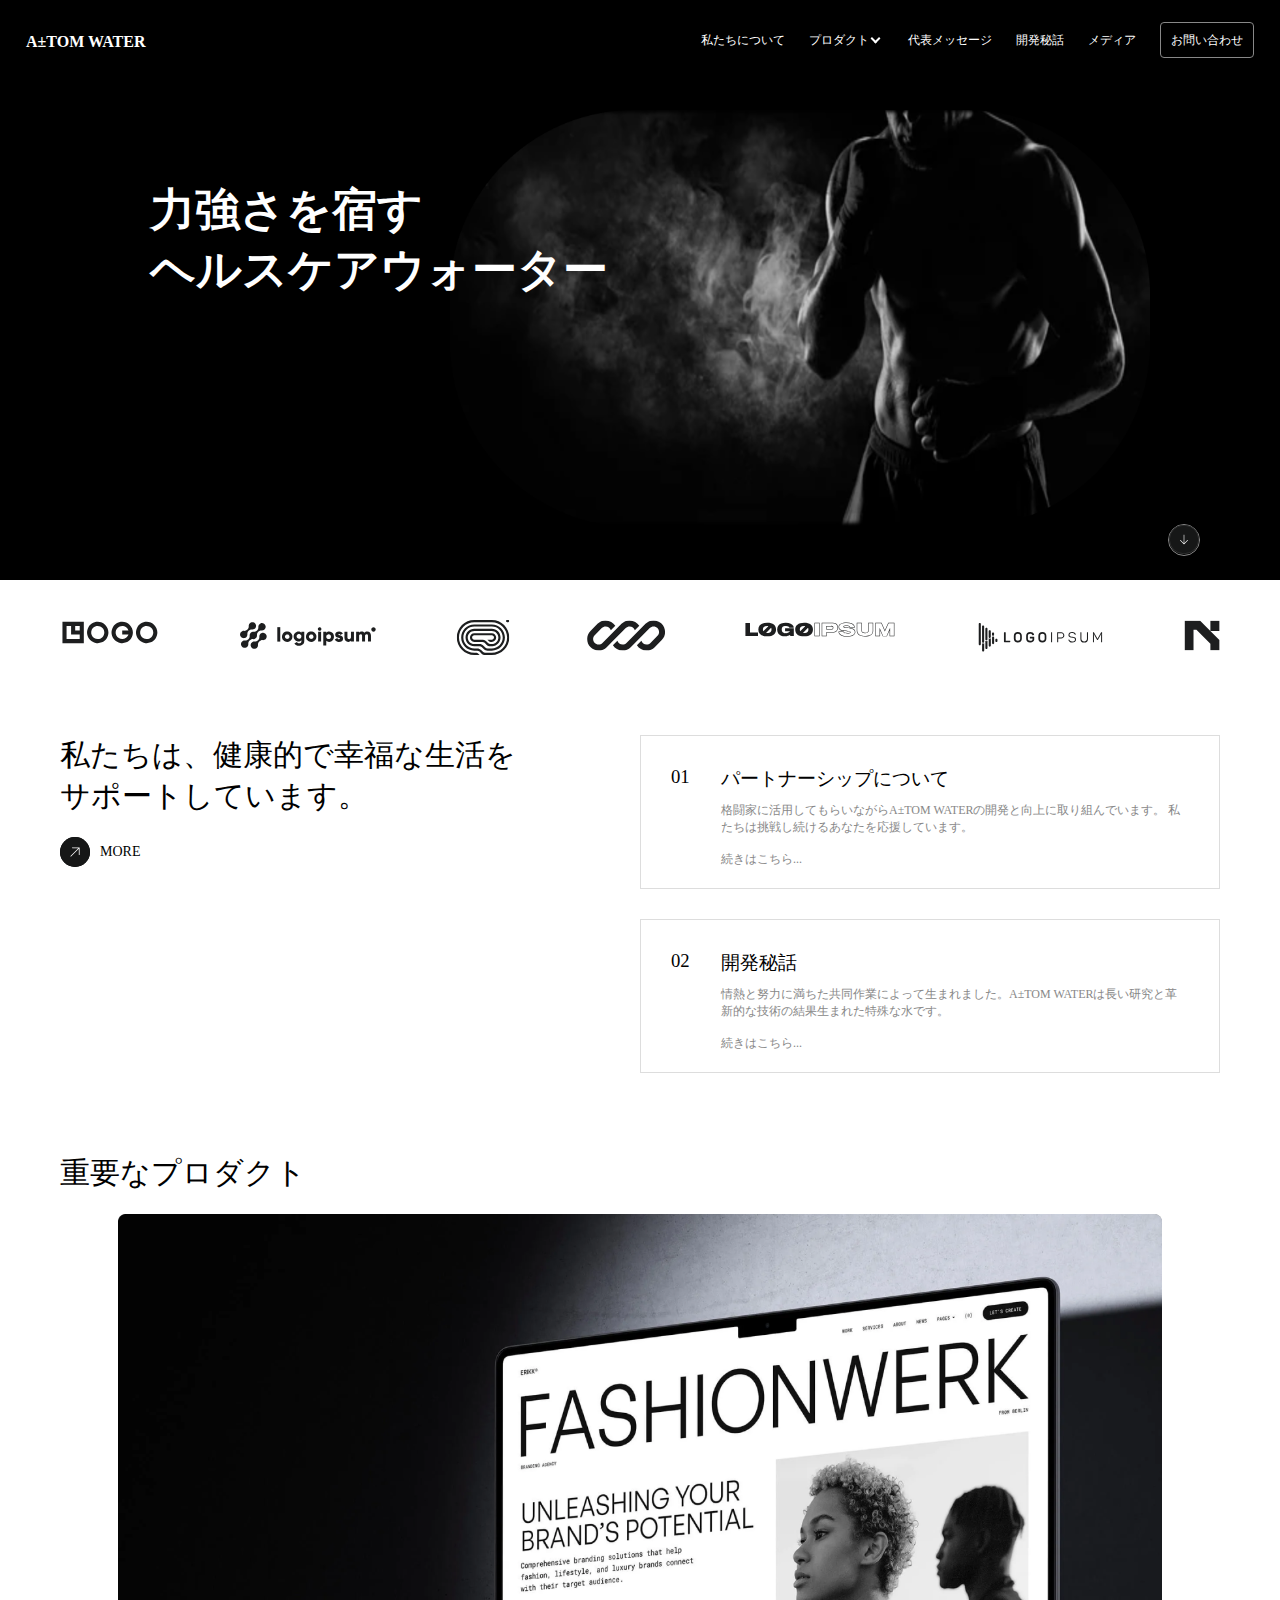
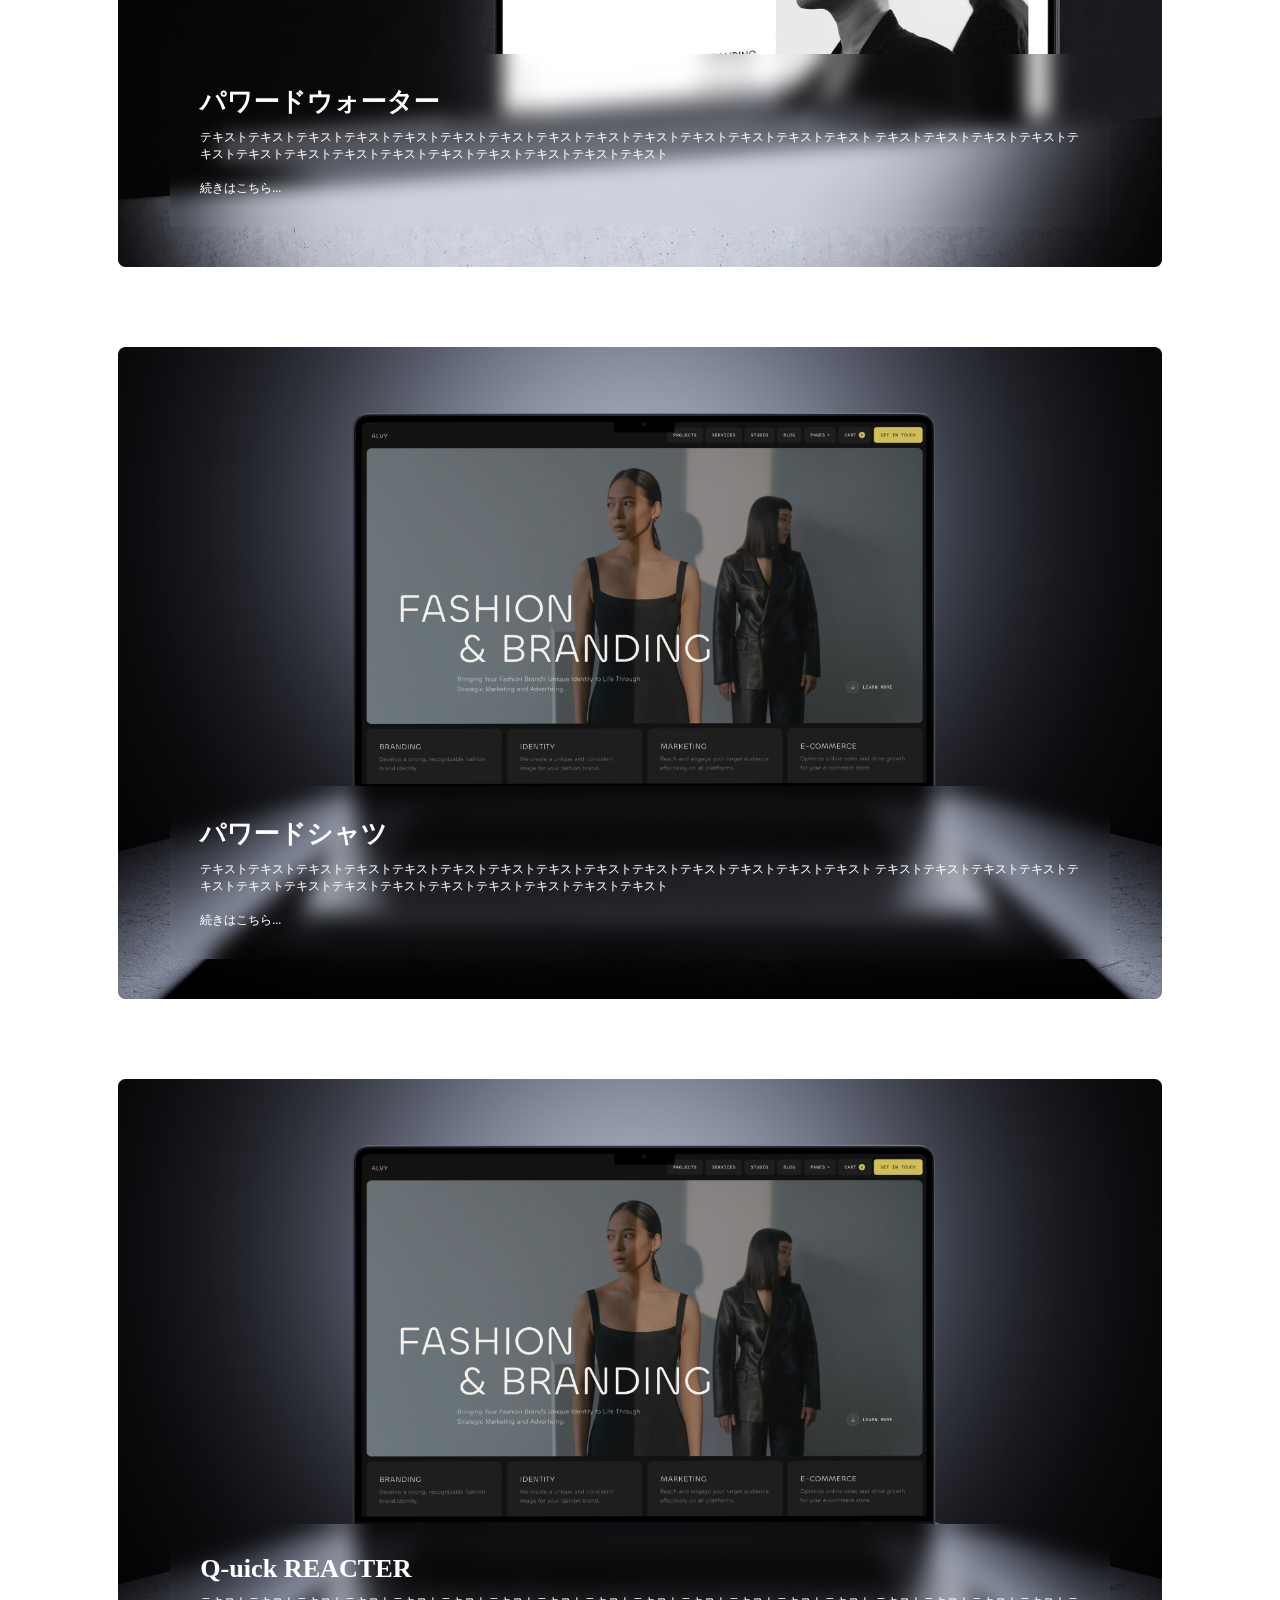
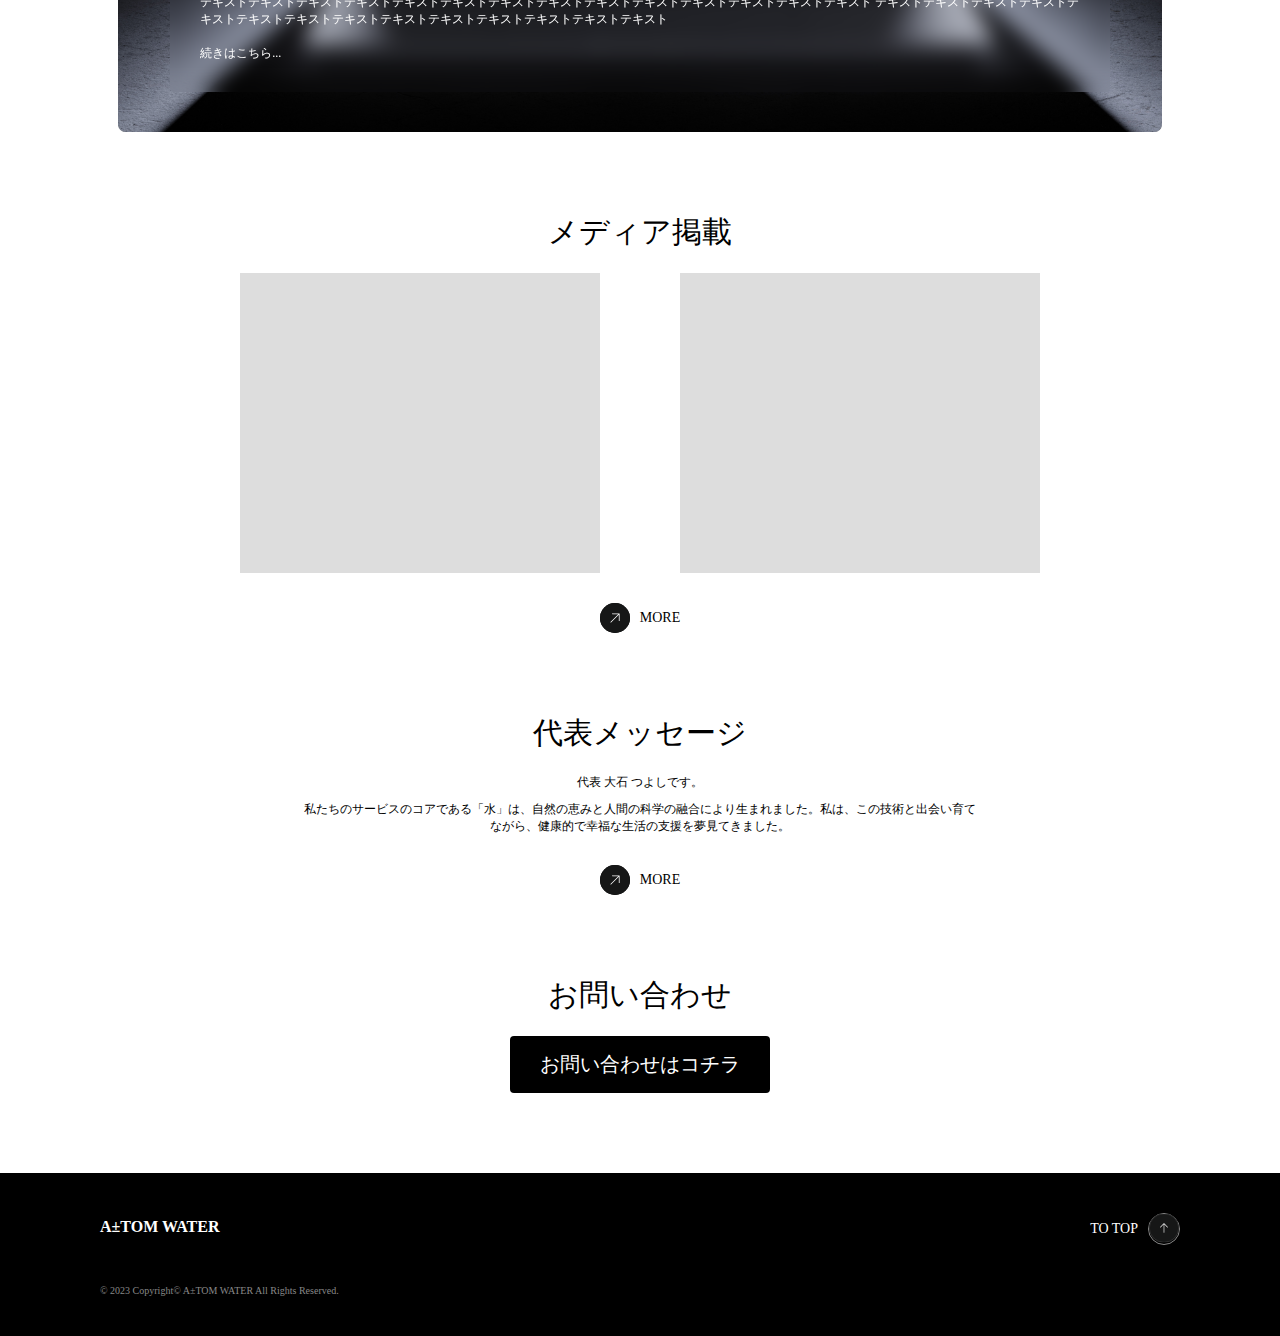
<file: index.html>
<!DOCTYPE html>
<html lang="ja">
<head>
    <meta charset="UTF-8">
    <meta name="viewport" content="width=device-width, initial-scale=1.0">
    <link rel="stylesheet" href="scss/style.min.css">
    <script src="https://ajax.googleapis.com/ajax/libs/jquery/3.7.0/jquery.min.js"></script>
    <script src="js/main.js"></script>
    <title>A±TOM WATER</title>
</head>
<body>
    <header>
        <h1 class="site-title visible-sp"><a href="index.html">A±TOM WATER</a></h1>
        <div class="container visible-pc">
            <h1 class="site-title visible-pc"><a href="index.html">A±TOM WATER</a></h1>
            <ul>
                <li><a href="about.html">私たちについて</a></li>
                <li id="accordion-item">
                    <p id="accordion">プロダクト</p>
                </li>
                <ul id="accordion-list">
                    <li><a href="item1.html">パワードウォーター</a></li>
                    <li><a href="item2.html">パワードシャツ</a></li>
                    <li><a href="item3.html">Q-UICK REACTOR</a></li>
                </ul>
                <li><a href="message.html">代表メッセージ</a></li>
                <li><a href="about.html#secret-story">開発秘話</a></li>
                <li><a href="media.html">メディア</a></li>
                <li><a href="contact.html" id="contact">お問い合わせ</a></li>
            </ul>
        </div>

        <div class="visible-sp">
            <div id="mask"></div>
            <div id="hamburger">
                <span></span>
                <span></span>
                <span></span>
            </div>
            <nav>
                <ul>
                    <li><a href="about.html">私たちについて</a></li>
                    <li id="slidedown">プロダクト</li>
                    <ul id="slideitem">
                        <li><a href="item1.html">パワードウォーター</a></li>
                        <li><a href="item2.html">パワードシャツ</a></li>
                        <li><a href="item3.html">Q-UICK REACTOR</a></li>
                    </ul>
                    <li><a href="message.html">代表メッセージ</a></li>
                    <li><a href="about.html#secret-story">開発秘話</a></li>
                    <li><a href="media.html">メディア</a></li>
                    <li id="contact-list"><a href="contact.html">お問い合わせ</a></li>
                </ul>
            </nav>
        </div>
    </header>

    <section class="main">
        <div class="topview">
            <h2 class="toptitle">力強さを宿す<br>ヘルスケアウォーター</h2>
            <!-- <div class="top-img"> -->
            <img src="img/26794968_s 1.png" alt="トップ画像" class="top-img">
            <!-- </div> -->
            <a href="#logo-list" class="link-more">
                <div class="arrow">
                    <img src="img/Badge.svg" alt="下向き矢印">
               </div>
            </a>
        </div>

        <div class="container">
            <div class="logo-list" id="logo-list">
                <ul class="visible-pc logo-list-pc">
                    <li><img src="img/logo.svg" alt="ロゴ画像"></li>
                    <li><img src="img/logo-1.svg" alt="ロゴ画像"></li>
                    <li><img src="img/logo-2.svg" alt="ロゴ画像"></li>
                    <li><img src="img/logo-3.svg" alt="ロゴ画像"></li>
                    <li><img src="img/logo-4.svg" alt="ロゴ画像"></li>
                    <li><img src="img/logo-5.svg" alt="ロゴ画像"></li>
                    <li><img src="img/logo-6.svg" alt="ロゴ画像"></li>
                </ul>
                <ul class="visible-sp logo-list-sp">
                    <li><img src="img/logo.svg" alt="ロゴ画像"></li>
                    <li><img src="img/logo-1.svg" alt="ロゴ画像"></li>
                    <li><img src="img/logo-3.svg" alt="ロゴ画像"></li>
                </ul>
            </div>

            <div class="support">
                <div class="supporttitle">
                    <h2>私たちは、健康的で幸福な生活を<br class="visible-pc">サポートしています。</h2>
                    <a href="about.html" class="link-more visible-pc">
                        <!-- <div class="arrow">
                             <span class="arrow-clippath"></span>
                        </div> -->
                        <div class="arrow">
                            <img src="img/Button Text Icon.svg" alt="右斜向き矢印">
                        </div>
                        <p class="more-black">MORE</p>
                    </a>
                </div>
                <ul class="support-list">
                    <li>
                        <h3 id="h3-01">パートナーシップについて</h3>
                        <p>格闘家に活用してもらいながらA±TOM WATERの開発と向上に取り組んでいます。
                           私たちは挑戦し続けるあなたを応援しています。<br>
                           <br>
                           <a href="about.html#partner">続きはこちら...</a></p>
                    </li>
                    <li>
                        <h3 id="h3-02">開発秘話</h3>
                        <p>情熱と努力に満ちた共同作業によって生まれました。A±TOM WATERは長い研究と革新的な技術の結果生まれた特殊な水です。<br>
                            <br>
                           <a href="about.html#secret-story">続きはこちら...</a></p>
                    </li>
                </ul>
                <a href="about.html" class="link-more visible-sp">
                    <div class="arrow">
                        <img src="img/Button Text Icon.svg" alt="右斜上向き矢印">
                    </div>
                    <p class="more-black">MORE</p>
                </a>
            </div>

            <div class="product">
                <h2>重要なプロダクト</h2>
                <ul>
                    <li>
                        <div class="product-img">
                            <img src="img/Image Wrapper.png" alt="商品画像">
                        </div>
                        <div class="product-text">
                            <h3>パワードウォーター</h3>
                            <p>テキストテキストテキストテキストテキストテキストテキストテキストテキストテキストテキストテキストテキストテキスト
                                テキストテキストテキストテキストテキストテキストテキストテキストテキストテキストテキストテキストテキストテキスト
                            </p>
                            <a href="item1.html">続きはこちら...</a>
                        </div>
                    </li>
                    <li>
                        <div class="product-img">
                            <img src="img/Project.png" alt="商品画像">
                        </div>
                        <div class="product-text">
                            <h3>パワードシャツ</h3>
                            <p>テキストテキストテキストテキストテキストテキストテキストテキストテキストテキストテキストテキストテキストテキスト
                                テキストテキストテキストテキストテキストテキストテキストテキストテキストテキストテキストテキストテキストテキスト
                            </p>
                            <a href="item2.html">続きはこちら...</a>
                        </div>
                    </li>
                    <li>
                        <div class="product-img">
                            <img src="img/Project.png" alt="商品画像">
                        </div>
                        <div class="product-text">
                            <h3>Q-uick REACTER</h3>
                            <p>テキストテキストテキストテキストテキストテキストテキストテキストテキストテキストテキストテキストテキストテキスト
                                テキストテキストテキストテキストテキストテキストテキストテキストテキストテキストテキストテキストテキストテキスト
                            </p>
                            <a href="item3.html">続きはこちら...</a>
                        </div>
                    </li>
                </ul>
            </div>

            <div class="media">
                <h2>メディア掲載</h2>
                    <ul>
                        <li></li>
                        <li></li>
                    </ul>
                    <a href="media.html" class="link-more">
                        <!-- <div class="arrow">
                             <span class="arrow-clippath"></span>
                        </div> -->
                        <div class="arrow">
                            <img src="img/Button Text Icon.svg" alt="右斜向き矢印">
                        </div>
                        <p class="more-black">MORE</p>
                    </a>
            </div>

            <div class="message">
                <h2>代表メッセージ</h2>
                <h3 class="name">代表 大石 つよしです。</h3>
                <p>私たちのサービスのコアである「水」は、自然の恵みと人間の科学の融合により生まれました。私は、この技術と出会い育てながら、健康的で幸福な生活の支援を夢見てきました。</p>
                <a href="message.html" class="link-more">
                    <!-- <div class="arrow">
                         <span class="arrow-clippath"></span>
                    </div> -->
                    <div class="arrow">
                        <img src="img/Button Text Icon.svg" alt="右斜向き矢印">
                    </div>
                    <p class="more-black">MORE</p>
                </a>
            </div>

            <div class="contact">
                <h2>お問い合わせ</h2>
                <div class="contact-btn">
                    <a href="contact.html">お問い合わせはコチラ</a>
                </div>
            </div>
        </div>
    </section>

    <footer>
        <div class="container">
            <ul>
                <li>
                    <h1 class="site-title">
                        <a href="index.html">A±TOM WATER</a>
                    </h1>
                </li>
                <li>
                    <ul>
                        <a href="index.html" class="link-more" id="top">
                            <p class="more-black">TO TOP</p>
                            <div class="arrow">
                                <img src="img/Badge.svg" alt="上向き矢印">
                           </div>
                        </a>
                    </ul>
                </li>
            </ul>
            <p class="copyright">&copy; 2023 Copyright&copy; A±TOM WATER All Rights Reserved.</p>
        </div>
    </footer>
</body>
</html>
</file>
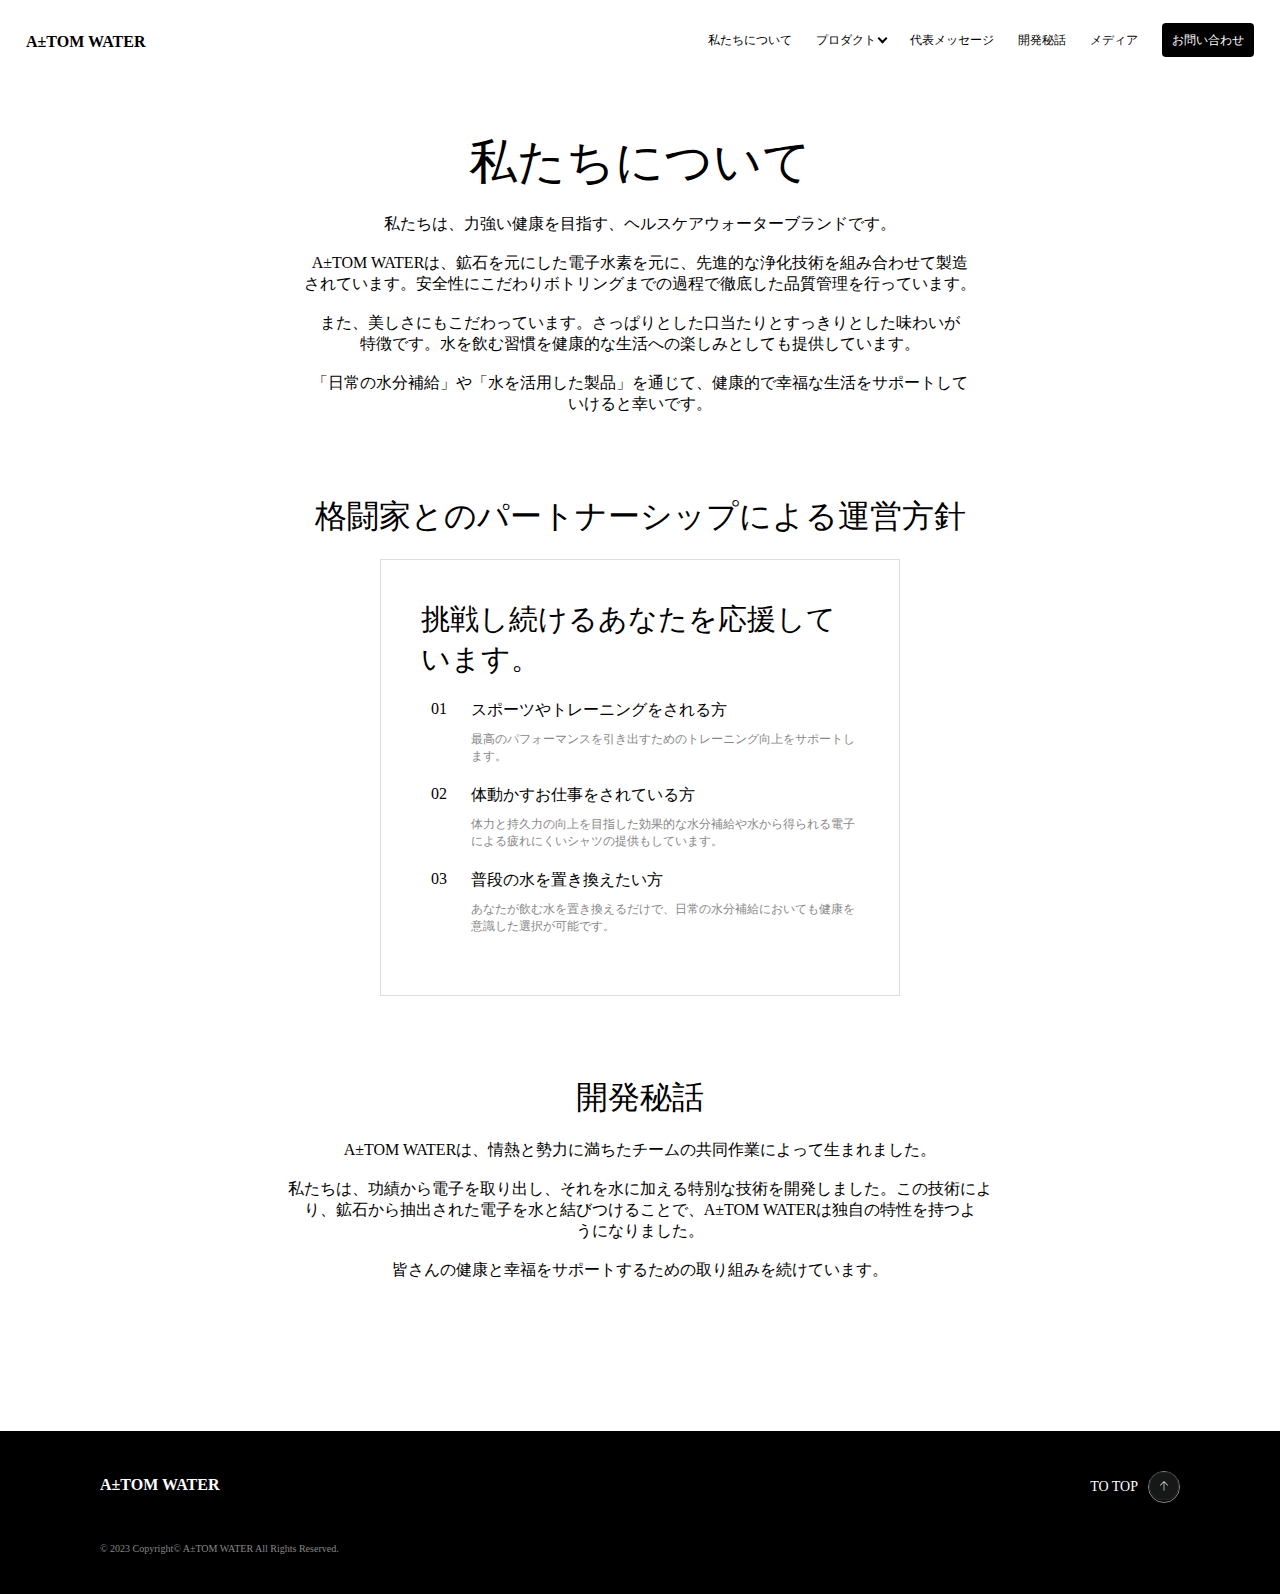
<file: about.html>
<!DOCTYPE html>
<html lang="ja">
<head>
    <meta charset="UTF-8">
    <meta name="viewport" content="width=device-width, initial-scale=1.0">
    <link rel="stylesheet" href="scss/about.min.css">
    <script src="https://ajax.googleapis.com/ajax/libs/jquery/3.7.0/jquery.min.js"></script>
    <script src="js/main.js"></script>
    <title>A±TOM WATER About</title>
</head>
<body>
    <header>
        <h1 class="site-title visible-sp"><a href="index.html">A±TOM WATER</a></h1>
        <div class="container visible-pc">
            <h1 class="site-title visible-pc"><a href="index.html">A±TOM WATER</a></h1>
            <ul>
                <li><a href="about.html">私たちについて</a></li>
                <li id="accordion-item">
                    <p id="accordion">プロダクト</p>
                </li>
                <ul id="accordion-list">
                    <li><a href="item1.html">パワードウォーター</a></li>
                    <li><a href="item2.html">パワードシャツ</a></li>
                    <li><a href="item3.html">Q-UICK REACTOR</a></li>
                </ul>
                <li><a href="message.html">代表メッセージ</a></li>
                <li><a href="about.html#secret-story">開発秘話</a></li>
                <li><a href="media.html">メディア</a></li>
                <li><a href="contact.html" id="contact">お問い合わせ</a></li>
            </ul>
        </div>

        <div class="visible-sp">
            <div id="mask"></div>
            <div id="hamburger">
                <span></span>
                <span></span>
                <span></span>
            </div>
            <nav>
                <ul>
                    <li class="to-top"><a href="index.html">トップページへ戻る</a></li>
                    <li><a href="about.html">私たちについて</a></li>
                    <li id="slidedown">プロダクト</li>
                    <ul id="slideitem">
                        <li><a href="item1.html">パワードウォーター</a></li>
                        <li><a href="item2.html">パワードシャツ</a></li>
                        <li><a href="item3.html">Q-UICK REACTOR</a></li>
                    </ul>
                    <li><a href="message.html">代表メッセージ</a></li>
                    <li><a href="about.html#secret-story">開発秘話</a></li>
                    <li><a href="media.html">メディア</a></li>
                    <li id="contact-list"><a href="contact.html">お問い合わせ</a></li>
                </ul>
            </nav>
        </div>
    </header>

    <section class="main">
        <h2 class="page-title">私たちについて</h2>
        <div class="text-box">
            <p>私たちは、力強い健康を目指す、ヘルスケアウォーターブランドです。<br>
            <br>
            A±TOM WATERは、鉱石を元にした電子水素を元に、先進的な浄化技術を組み合わせて製造<br>
            されています。安全性にこだわりボトリングまでの過程で徹底した品質管理を行っています。<br>
            <br>
            また、美しさにもこだわっています。さっぱりとした口当たりとすっきりとした味わいが<br>
            特徴です。水を飲む習慣を健康的な生活への楽しみとしても提供しています。<br>
            <br>
            「日常の水分補給」や「水を活用した製品」を通じて、健康的で幸福な生活をサポートして<br>
            いけると幸いです。</p>
        </div>
        <h3 class="sub-title" id="partner">格闘家とのパートナーシップによる運営方針</h3>
        <div class="list">
            <h4 class="list-title">挑戦し続けるあなたを応援しています。</h4>
            <ul>
                <li>
                    <h4 class="item-title" id="title01">スポーツやトレーニングをされる方</h4>
                    <p class="item-text">最高のパフォーマンスを引き出すためのトレーニング向上をサポートします。</p>
                </li>
                <li>
                    <h4 class="item-title" id="title02">体動かすお仕事をされている方</h4>
                    <p class="item-text">体力と持久力の向上を目指した効果的な水分補給や水から得られる電子による疲れにくいシャツの提供もしています。</p>
                </li>
                <li>
                    <h4 class="item-title" id="title03">普段の水を置き換えたい方</h4>
                    <p class="item-text">あなたが飲む水を置き換えるだけで、日常の水分補給においても健康を意識した選択が可能です。</p>
                </li>
            </ul>
        </div>
        <h3 class="sub-title" id="secret-story">開発秘話</h3>
        <div class="text-box">
            <p>A±TOM WATERは、情熱と勢力に満ちたチームの共同作業によって生まれました。<br>
            <br>
            私たちは、功績から電子を取り出し、それを水に加える特別な技術を開発しました。この技術によ<br>
            り、鉱石から抽出された電子を水と結びつけることで、A±TOM WATERは独自の特性を持つよ<br>
            うになりました。<br>
            <br>
            皆さんの健康と幸福をサポートするための取り組みを続けています。</p>
        </div>
    </section>

    <footer>
        <div class="container">
            <ul>
                <li>
                    <h1 class="site-title">
                        <a href="index.html">A±TOM WATER</a>
                    </h1>
                </li>
                <li>
                    <ul>
                        <a href="about.html" class="link-more" id="top">
                            <p class="more-black">TO TOP</p>
                            <div class="arrow">
                                <img src="img/Badge.svg" alt="上向き矢印">
                           </div>
                        </a>
                    </ul>
                </li>
            </ul>
            <p class="copyright">&copy; 2023 Copyright&copy; A±TOM WATER All Rights Reserved.</p>
        </div>
    </footer>
</body>
</html>
</file>
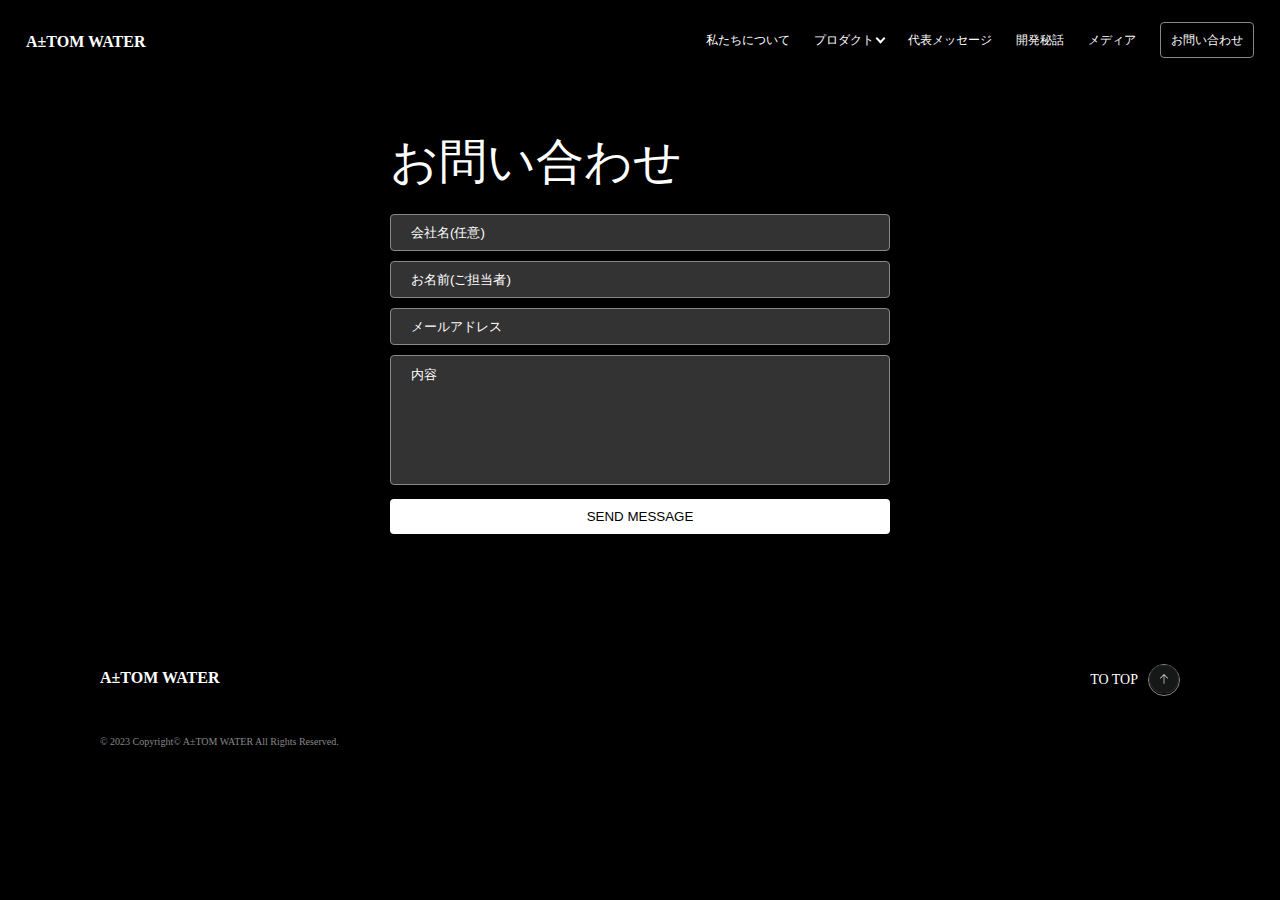
<file: contact.html>
<!DOCTYPE html>
<html lang="ja">
<head>
    <meta charset="UTF-8">
    <meta name="viewport" content="width=device-width, initial-scale=1.0">
    <link rel="stylesheet" href="scss/contact.min.css">
    <script src="https://ajax.googleapis.com/ajax/libs/jquery/3.7.0/jquery.min.js"></script>
    <script src="js/main.js"></script>
    <title>A±TOM WATER お問い合わせ</title>
</head>
<body>
    <header>
        <h1 class="site-title visible-sp"><a href="index.html">A±TOM WATER</a></h1>
        <div class="container visible-pc">
            <h1 class="site-title visible-pc"><a href="index.html">A±TOM WATER</a></h1>
            <ul>
                <li><a href="about.html">私たちについて</a></li>
                <li id="accordion-item">
                    <p id="accordion">プロダクト</p>
                </li>
                <ul id="accordion-list">
                    <li><a href="item1.html">パワードウォーター</a></li>
                    <li><a href="item2.html">パワードシャツ</a></li>
                    <li><a href="item3.html">Q-UICK REACTOR</a></li>
                </ul>
                <li><a href="message.html">代表メッセージ</a></li>
                <li><a href="about.html#secret-story">開発秘話</a></li>
                <li><a href="media.html">メディア</a></li>
                <li><a href="contact.html" id="contact">お問い合わせ</a></li>
            </ul>
        </div>

        <div class="visible-sp">
            <div id="mask"></div>
            <div id="hamburger">
                <span></span>
                <span></span>
                <span></span>
            </div>
            <nav>
                <ul>
                    <li class="to-top"><a href="index.html">トップページへ戻る</a></li>
                    <li><a href="about.html">私たちについて</a></li>
                    <li id="slidedown">プロダクト</li>
                    <ul id="slideitem">
                        <li><a href="item1.html">パワードウォーター</a></li>
                        <li><a href="item2.html">パワードシャツ</a></li>
                        <li><a href="item3.html">Q-UICK REACTOR</a></li>
                    </ul>
                    <li><a href="message.html">代表メッセージ</a></li>
                    <li><a href="about.html#secret-story">開発秘話</a></li>
                    <li><a href="media.html">メディア</a></li>
                    <li id="contact-list"><a href="contact.html">お問い合わせ</a></li>
                </ul>
            </nav>
        </div>
    </header>

    <section class="main">
        <div class="content">
            <h2>お問い合わせ</h2>
            <form action="#" method="post">
                <input type="text" name="company-name" id="company-name" placeholder="会社名(任意)">
                <input type="text" name="name" id="name" placeholder="お名前(ご担当者)">
                <!-- <p class="error-text" id="name-text"></p> -->
                <input type="text" name="mail" id="mail" placeholder="メールアドレス">
                <!-- <p class="error-text" id="mail-text"></p> -->
                <textarea name="contents" id="contents" placeholder="内容"></textarea>
                <!-- <p class="error-text" id="contents-desc"></p> -->
                <input type="submit" value="SEND MESSAGE" id="submit" onclick="return check();">
            </form>
        </div>
    </section>

    <footer>
        <div class="container">
            <ul>
                <li>
                    <h1 class="site-title">
                        <a href="index.html">A±TOM WATER</a>
                    </h1>
                </li>
                <li>
                    <ul>
                        <a href="contact.html" class="link-more" id="top">
                            <p class="more-black">TO TOP</p>
                            <div class="arrow">
                                <img src="img/Badge.svg" alt="上向き矢印">
                           </div>
                        </a>
                    </ul>
                </li>
            </ul>
            <p class="copyright">&copy; 2023 Copyright&copy; A±TOM WATER All Rights Reserved.</p>
        </div>
    </footer>
</body>
</html>
</file>
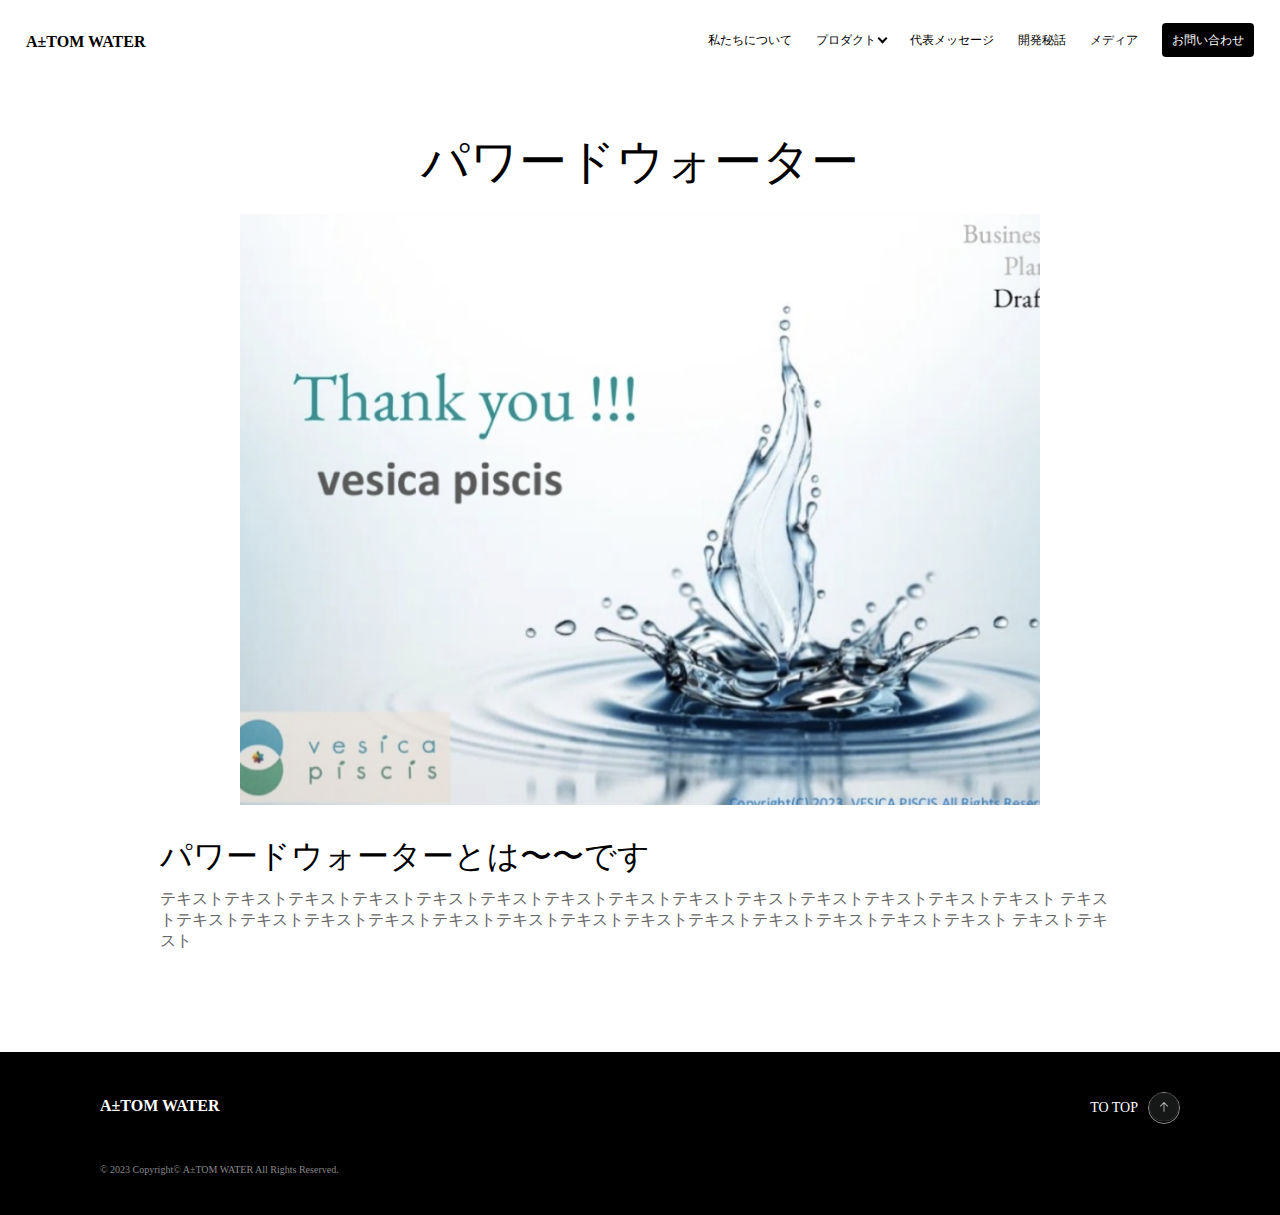
<file: item1.html>
<!DOCTYPE html>
<html lang="ja">
<head>
    <meta charset="UTF-8">
    <meta name="viewport" content="width=device-width, initial-scale=1.0">
    <link rel="stylesheet" href="scss/item1.min.css">
    <script src="https://ajax.googleapis.com/ajax/libs/jquery/3.7.0/jquery.min.js"></script>
    <script src="js/main.js"></script>
    <title>A±TOM WATER product</title>
</head>
<body>
    <header>
        <h1 class="site-title visible-sp"><a href="index.html">A±TOM WATER</a></h1>
        <div class="container visible-pc">
            <h1 class="site-title visible-pc"><a href="index.html">A±TOM WATER</a></h1>
            <ul>
                <li><a href="about.html">私たちについて</a></li>
                <li id="accordion-item">
                    <p id="accordion">プロダクト</p>
                </li>
                <ul id="accordion-list">
                    <li><a href="item1.html">パワードウォーター</a></li>
                    <li><a href="item2.html">パワードシャツ</a></li>
                    <li><a href="item3.html">Q-UICK REACTOR</a></li>
                </ul>
                <li><a href="message.html">代表メッセージ</a></li>
                <li><a href="about.html#secret-story">開発秘話</a></li>
                <li><a href="media.html">メディア</a></li>
                <li><a href="contact.html" id="contact">お問い合わせ</a></li>
            </ul>
        </div>

        <div class="visible-sp">
            <div id="mask"></div>
            <div id="hamburger">
                <span></span>
                <span></span>
                <span></span>
            </div>
            <nav>
                <ul>
                    <li class="to-top"><a href="index.html">トップページへ戻る</a></li>
                    <li><a href="about.html">私たちについて</a></li>
                    <li id="slidedown">プロダクト</li>
                    <ul id="slideitem">
                        <li><a href="item1.html">パワードウォーター</a></li>
                        <li><a href="item2.html">パワードシャツ</a></li>
                        <li><a href="item3.html">Q-UICK REACTOR</a></li>
                    </ul>
                    <li><a href="message.html">代表メッセージ</a></li>
                    <li><a href="about.html#secret-story">開発秘話</a></li>
                    <li><a href="media.html">メディア</a></li>
                    <li id="contact-list"><a href="contact.html">お問い合わせ</a></li>
                </ul>
            </nav>
        </div>
    </header>

    <section class="main">
        <h2 class="page-title">パワードウォーター</h2>
        <div class="item-img">
            <img src="img/productB.png" alt="商品画像">
        </div>
        <div class="item-desc">
            <h3 class="text-title">パワードウォーターとは〜〜です</h3>
            <p>テキストテキストテキストテキストテキストテキストテキストテキストテキストテキストテキストテキストテキストテキスト                
                テキストテキストテキストテキストテキストテキストテキストテキストテキストテキストテキストテキストテキストテキスト 
                テキストテキスト
            </p>
        </div>
    </section>

    <footer>
        <div class="container">
            <ul>
                <li>
                    <h1 class="site-title">
                        <a href="index.html">A±TOM WATER</a>
                    </h1>
                </li>
                <li>
                    <ul>
                        <a href="item1.html" class="link-more" id="top">
                            <p class="more-black">TO TOP</p>
                            <div class="arrow">
                                <img src="img/Badge.svg" alt="上向き矢印">
                           </div>
                        </a>
                    </ul>
                </li>
            </ul>
            <p class="copyright">&copy; 2023 Copyright&copy; A±TOM WATER All Rights Reserved.</p>
        </div>
    </footer>
</body>
</html>
</file>
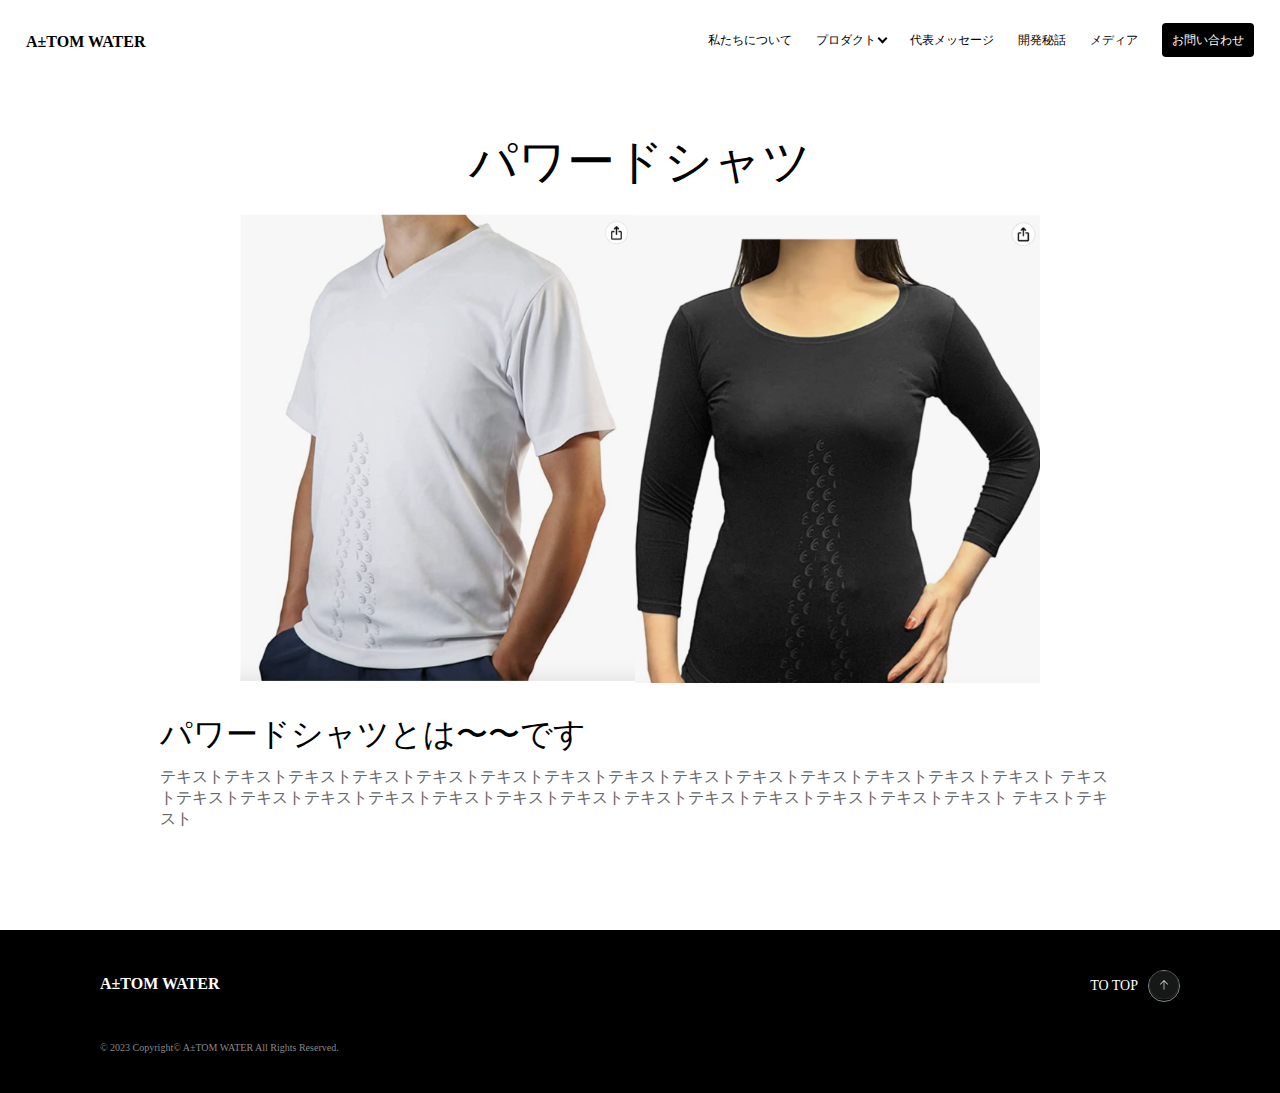
<file: item2.html>
<!DOCTYPE html>
<html lang="ja">
<head>
    <meta charset="UTF-8">
    <meta name="viewport" content="width=device-width, initial-scale=1.0">
    <link rel="stylesheet" href="scss/item1.min.css">
    <script src="https://ajax.googleapis.com/ajax/libs/jquery/3.7.0/jquery.min.js"></script>
    <script src="js/main.js"></script>
    <title>A±TOM WATER product</title>
</head>
<body>
    <header>
        <h1 class="site-title visible-sp"><a href="index.html">A±TOM WATER</a></h1>
        <div class="container">
            <h1 class="site-title visible-pc"><a href="index.html">A±TOM WATER</a></h1>
            <ul>
                <li><a href="about.html">私たちについて</a></li>
                <li id="accordion-item">
                    <p id="accordion">プロダクト</p>
                </li>
                <ul id="accordion-list">
                    <li><a href="item1.html">パワードウォーター</a></li>
                    <li><a href="item2.html">パワードシャツ</a></li>
                    <li><a href="item3.html">Q-UICK REACTOR</a></li>
                </ul>
                <li><a href="message.html">代表メッセージ</a></li>
                <li><a href="about.html#secret-story">開発秘話</a></li>
                <li><a href="media.html">メディア</a></li>
                <li><a href="contact.html" id="contact">お問い合わせ</a></li>
            </ul>
        </div>

        <div class="visible-sp">
            <div id="mask"></div>
            <div id="hamburger">
                <span></span>
                <span></span>
                <span></span>
            </div>
            <nav>
                <ul>
                    <li class="to-top"><a href="index.html">トップページへ戻る</a></li>
                    <li><a href="about.html">私たちについて</a></li>
                    <li id="slidedown">プロダクト</li>
                    <ul id="slideitem">
                        <li><a href="item1.html">パワードウォーター</a></li>
                        <li><a href="item2.html">パワードシャツ</a></li>
                        <li><a href="item3.html">Q-UICK REACTOR</a></li>
                    </ul>
                    <li><a href="message.html">代表メッセージ</a></li>
                    <li><a href="about.html#secret-story">開発秘話</a></li>
                    <li><a href="media.html">メディア</a></li>
                    <li id="contact-list"><a href="contact.html">お問い合わせ</a></li>
                </ul>
            </nav>
        </div>
    </header>

    <section class="main">
        <h2 class="page-title">パワードシャツ</h2>
        <div class="item-img">
            <img src="img/productA.png" alt="商品画像">
        </div>
        <div class="item-desc">
            <h3 class="text-title">パワードシャツとは〜〜です</h3>
            <p>テキストテキストテキストテキストテキストテキストテキストテキストテキストテキストテキストテキストテキストテキスト                
                テキストテキストテキストテキストテキストテキストテキストテキストテキストテキストテキストテキストテキストテキスト 
                テキストテキスト
            </p>
        </div>
    </section>

    <footer>
        <div class="container">
            <ul>
                <li>
                    <h1 class="site-title">
                        <a href="index.html">A±TOM WATER</a>
                    </h1>
                </li>
                <li>
                    <ul>
                        <a href="item2.html" class="link-more" id="top">
                            <p class="more-black">TO TOP</p>
                            <div class="arrow">
                                <img src="img/Badge.svg" alt="上向き矢印">
                           </div>
                        </a>
                    </ul>
                </li>
            </ul>
            <p class="copyright">&copy; 2023 Copyright&copy; A±TOM WATER All Rights Reserved.</p>
        </div>
    </footer>
</body>
</html>
</file>
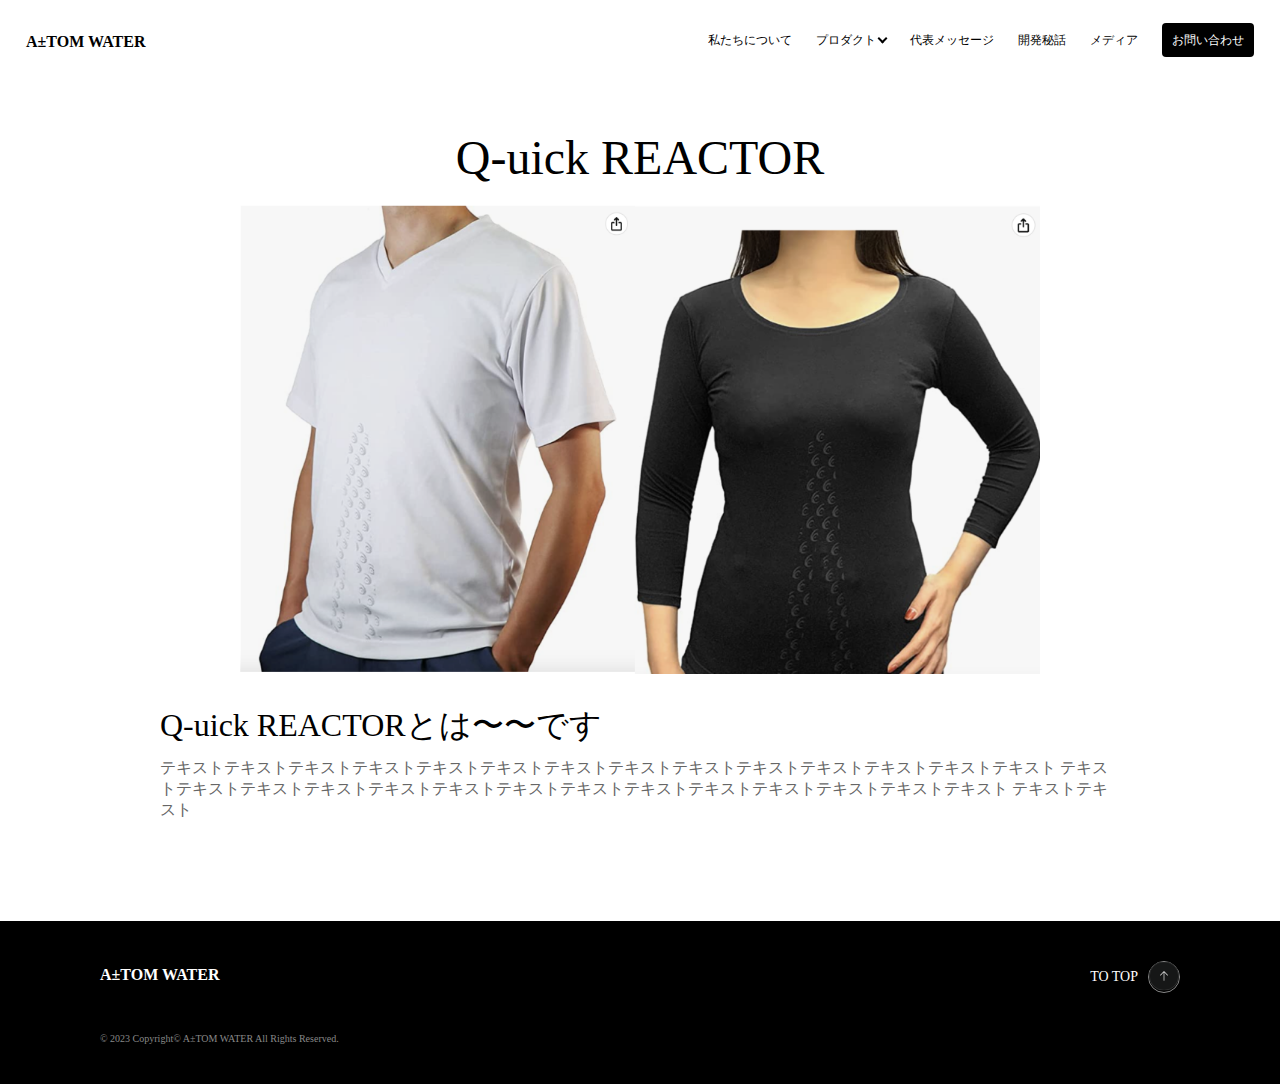
<file: item3.html>
<!DOCTYPE html>
<html lang="ja">
<head>
    <meta charset="UTF-8">
    <meta name="viewport" content="width=device-width, initial-scale=1.0">
    <link rel="stylesheet" href="scss/item1.min.css">
    <script src="https://ajax.googleapis.com/ajax/libs/jquery/3.7.0/jquery.min.js"></script>
    <script src="js/main.js"></script>
    <title>A±TOM WATER product</title>
</head>
<body>
    <header>
        <h1 class="site-title visible-sp"><a href="index.html">A±TOM WATER</a></h1>
        <div class="container">
            <h1 class="site-title visible-pc"><a href="index.html">A±TOM WATER</a></h1>
            <ul>
                <li><a href="about.html">私たちについて</a></li>
                <li id="accordion-item">
                    <p id="accordion">プロダクト</p>
                </li>
                <ul id="accordion-list">
                    <li><a href="item1.html">パワードウォーター</a></li>
                    <li><a href="item2.html">パワードシャツ</a></li>
                    <li><a href="item3.html">Q-UICK REACTOR</a></li>
                </ul>
                <li><a href="message.html">代表メッセージ</a></li>
                <li><a href="about.html#secret-story">開発秘話</a></li>
                <li><a href="media.html">メディア</a></li>
                <li><a href="contact.html" id="contact">お問い合わせ</a></li>
            </ul>
        </div>

        <div class="visible-sp">
            <div id="mask"></div>
            <div id="hamburger">
                <span></span>
                <span></span>
                <span></span>
            </div>
            <nav>
                <ul>
                    <li class="to-top"><a href="index.html">トップページへ戻る</a></li>
                    <li><a href="about.html">私たちについて</a></li>
                    <li id="slidedown">プロダクト</li>
                    <ul id="slideitem">
                        <li><a href="item1.html">パワードウォーター</a></li>
                        <li><a href="item2.html">パワードシャツ</a></li>
                        <li><a href="item3.html">Q-UICK REACTOR</a></li>
                    </ul>
                    <li><a href="message.html">代表メッセージ</a></li>
                    <li><a href="about.html#secret-story">開発秘話</a></li>
                    <li><a href="media.html">メディア</a></li>
                    <li id="contact-list"><a href="contact.html">お問い合わせ</a></li>
                </ul>
            </nav>
        </div>
    </header>

    <section class="main">
        <h2 class="page-title">Q-uick REACTOR</h2>
        <div class="item-img">
            <img src="img/productA.png" alt="商品画像">
        </div>
        <div class="item-desc">
            <h3 class="text-title">Q-uick REACTORとは〜〜です</h3>
            <p>テキストテキストテキストテキストテキストテキストテキストテキストテキストテキストテキストテキストテキストテキスト                
                テキストテキストテキストテキストテキストテキストテキストテキストテキストテキストテキストテキストテキストテキスト 
                テキストテキスト
            </p>
        </div>
    </section>

    <footer>
        <div class="container">
            <ul>
                <li>
                    <h1 class="site-title">
                        <a href="index.html">A±TOM WATER</a>
                    </h1>
                </li>
                <li>
                    <ul>
                        <a href="item3.html" class="link-more" id=top>
                            <p class="more-black">TO TOP</p>
                            <div class="arrow">
                                <img src="img/Badge.svg" alt="上向き矢印">
                           </div>
                        </a>
                    </ul>
                </li>
            </ul>
            <p class="copyright">&copy; 2023 Copyright&copy; A±TOM WATER All Rights Reserved.</p>
        </div>
    </footer>
</body>
</html>
</file>
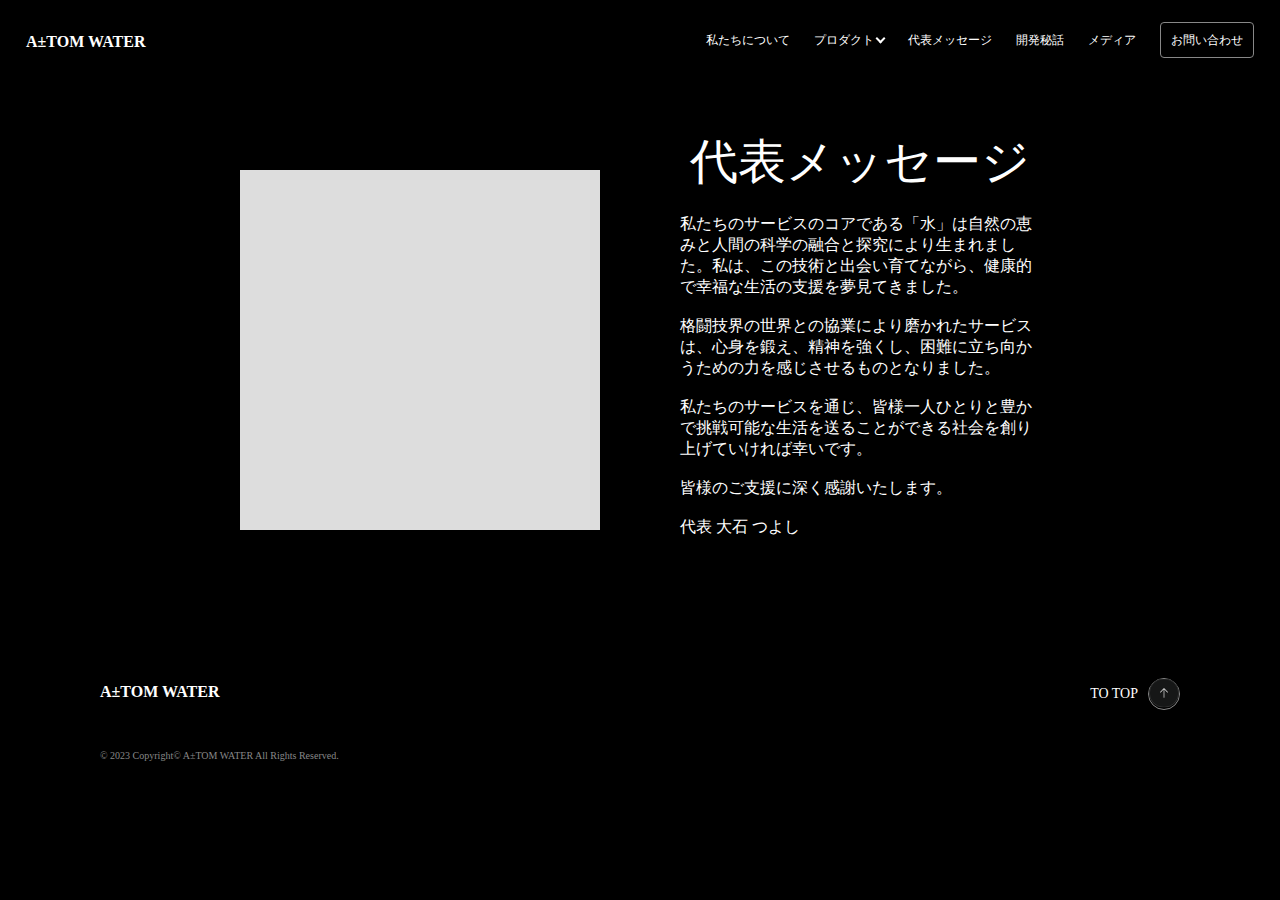
<file: message.html>
<!DOCTYPE html>
<html lang="ja">
<head>
    <meta charset="UTF-8">
    <meta name="viewport" content="width=device-width, initial-scale=1.0">
    <link rel="stylesheet" href="scss/message.min.css">
    <script src="https://ajax.googleapis.com/ajax/libs/jquery/3.7.0/jquery.min.js"></script>
    <script src="js/main.js"></script>
    <title>A±TOM WATER message</title>
</head>
<body>
    <header>
        <h1 class="site-title visible-sp"><a href="index.html">A±TOM WATER</a></h1>
        <div class="container visible-pc">
            <h1 class="site-title visible-pc"><a href="index.html">A±TOM WATER</a></h1>
            <ul>
                <li><a href="about.html">私たちについて</a></li>
                <li id="accordion-item">
                    <p id="accordion">プロダクト</p>
                </li>
                <ul id="accordion-list">
                    <li><a href="item1.html">パワードウォーター</a></li>
                    <li><a href="item2.html">パワードシャツ</a></li>
                    <li><a href="item3.html">Q-UICK REACTOR</a></li>
                </ul>
                <li><a href="message.html">代表メッセージ</a></li>
                <li><a href="about.html#secret-story">開発秘話</a></li>
                <li><a href="media.html">メディア</a></li>
                <li><a href="contact.html" id="contact">お問い合わせ</a></li>
            </ul>
        </div>

        <div class="visible-sp">
            <div id="mask"></div>
            <div id="hamburger">
                <span></span>
                <span></span>
                <span></span>
            </div>
            <nav>
                <ul>
                    <li class="to-top"><a href="index.html">トップページへ戻る</a></li>
                    <li><a href="about.html">私たちについて</a></li>
                    <li id="slidedown">プロダクト</li>
                    <ul id="slideitem">
                        <li><a href="item1.html">パワードウォーター</a></li>
                        <li><a href="item2.html">パワードシャツ</a></li>
                        <li><a href="item3.html">Q-UICK REACTOR</a></li>
                    </ul>
                    <li><a href="message.html">代表メッセージ</a></li>
                    <li><a href="about.html#secret-story">開発秘話</a></li>
                    <li><a href="media.html">メディア</a></li>
                    <li id="contact-list"><a href="contact.html">お問い合わせ</a></li>
                </ul>
            </nav>
        </div>
    </header>

    <section class="main">
        <div class="content">
            <ul>
                <li>
                    <div class="img-area">
                        <!-- <img src="" alt=""> -->
                    </div>
                </li>
                <li>
                    <h2 class="message-title">代表メッセージ</h2>
                    <p>私たちのサービスのコアである「水」は自然の恵みと人間の科学の融合と探究により生まれました。私は、この技術と出会い育てながら、健康的で幸福な生活の支援を夢見てきました。<br>
                    <br>
                    格闘技界の世界との協業により磨かれたサービスは、心身を鍛え、精神を強くし、困難に立ち向かうための力を感じさせるものとなりました。<br>
                    <br>
                    私たちのサービスを通じ、皆様一人ひとりと豊かで挑戦可能な生活を送ることができる社会を創り上げていければ幸いです。<br>
                    <br>
                    皆様のご支援に深く感謝いたします。<br>
                    <br>
                    代表 大石 つよし</p>
                </li>
            </ul>
        </div>
    </section>

    <footer>
        <div class="container">
            <ul>
                <li>
                    <h1 class="site-title">
                        <a href="index.html">A±TOM WATER</a>
                    </h1>
                </li>
                <li>
                    <ul>
                        <a href="message.html" class="link-more" id="top">
                            <p class="more-black">TO TOP</p>
                            <div class="arrow">
                                <img src="img/Badge.svg" alt="上向き矢印">
                           </div>
                        </a>
                    </ul>
                </li>
            </ul>
            <p class="copyright">&copy; 2023 Copyright&copy; A±TOM WATER All Rights Reserved.</p>
        </div>
    </footer>
</body>
</html>
</file>
<file: scss/style.min.css>
*{margin:0;padding:0}body{font-size:16px;font-family:"ヒラギノ角ゴ ProN";-webkit-text-size-adjust:100%}li{list-style:none}a{text-decoration:none}img{max-width:100%;height:auto;-o-object-fit:cover;object-fit:cover;vertical-align:bottom}.visible-pc{display:block;visibility:visible}.visible-sp{display:none;visibility:hidden}header{background:#000;width:100%;height:80px;box-sizing:border-box;padding:28px 0;position:fixed;top:0;left:0;right:0;z-index:10}header .container{max-width:1400px;padding:0 26px;margin:0;display:flex;align-items:center;justify-content:space-between}header .container h1{line-height:16px}header .container h1 a{font-size:16px;color:#fff}header .container ul{position:relative}header .container ul li{display:inline;margin-left:20px}header .container ul li a{color:#fff;font-size:12px}header .container ul li #contact{padding:10px;background:#000;border:1px solid #888;border-radius:4px}header .container ul #accordion-item{margin-right:5px}header .container ul #accordion-item #accordion{padding-right:10px;position:relative;color:#fff;font-size:12px;position:relative;display:inline;cursor:pointer}header .container ul #accordion-item #accordion:after{content:"";display:block;visibility:visible;width:5px;height:5px;border-right:2px solid #fff;border-bottom:2px solid #fff;transform:rotate(45deg);transition:all .3s ease;position:absolute;top:2px;right:0px}header .container ul #accordion-item #accordion.open:after{transform:rotate(-135deg);top:4px}header .container ul #accordion-list{background:#000;display:none;flex-direction:column;position:absolute;top:30px;left:110px}header .container ul #accordion-list li{display:block;visibility:visible}header .container ul #accordion-list li a{color:#fff;font-size:.75rem}.main .topview{padding-top:80px;position:relative;height:500px;width:100%;background:#000}.main .topview .toptitle{font-size:2.8rem;color:#fff;position:absolute;top:180px;left:150px;z-index:2}.main .topview .top-img{width:700px;position:absolute;top:110px;right:130px}.main .topview .link-more{position:absolute;bottom:24px;right:80px}.main .topview .link-more .arrow{width:30px;height:30px;border-radius:50%;background:#000;position:relative;border:1px solid #888}.main .container{max-width:1200px;margin:0 auto;padding:0 20px;box-sizing:border-box}.main .container .logo-list ul{display:flex;justify-content:space-between;padding:40px 0}.main .container .logo-list .logo-list-sp{display:none;visibility:hidden}.main .container .support{display:flex;margin-top:40px;margin-bottom:50px}.main .container .support .supporttitle{width:50%}.main .container .support .supporttitle h2{font-size:1.875rem;font-weight:normal;margin-bottom:20px}.main .container .support .supporttitle .link-more{color:#000;display:flex;align-items:center}.main .container .support .supporttitle .link-more .arrow{width:30px;height:30px;border-radius:50%;background:#000;position:relative}.main .container .support .supporttitle .link-more .arrow .arrow-clippath{display:inline-block;position:absolute;top:8px;left:8px;width:15px;height:15px;background-color:#fff;-webkit-clip-path:polygon(0 37%, 60% 37%, 40% 0, 100% 50%, 40% 100%, 60% 60%, 0 60%);clip-path:polygon(0 37%, 60% 37%, 40% 0, 100% 50%, 40% 100%, 60% 60%, 0 60%);transform:rotate(-45deg)}.main .container .support .supporttitle .link-more .more-black{font-size:.875rem;padding-left:10px}.main .container .support .support-list{width:50%}.main .container .support .support-list li{border:1px solid #ddd;padding:30px 30px 20px 80px;box-sizing:border-box;margin-bottom:30px}.main .container .support .support-list li #h3-01{font-weight:normal;margin-bottom:10px;position:relative}.main .container .support .support-list li #h3-01:before{content:"01";color:#000;width:30px;height:30px;position:absolute;top:0;left:-50px}.main .container .support .support-list li #h3-02{font-weight:normal;margin-bottom:10px;position:relative}.main .container .support .support-list li #h3-02:before{content:"02";color:#000;position:absolute;top:0;left:-50px}.main .container .support .support-list li p{font-size:.75rem;color:#888}.main .container .support .support-list li p a{color:#888}.main .container .product h2{font-size:1.875rem;font-weight:normal;margin-bottom:20px}.main .container .product ul li{width:90%;margin:0 auto;background:#888;border-radius:8px;margin-bottom:80px;position:relative}.main .container .product ul li .product-text{color:#fff;width:90%;-webkit-backdrop-filter:blur(10px);backdrop-filter:blur(10px);position:absolute;left:5%;bottom:40px;padding:30px;box-sizing:border-box;border-radius:4px}.main .container .product ul li .product-text h3{font-size:1.635rem;margin-bottom:10px}.main .container .product ul li .product-text p{font-size:.75rem;margin-bottom:15px}.main .container .product ul li .product-text a{color:#fff;font-size:.75rem}.main .container .media{margin:80px auto 0;max-width:800px}.main .container .media h2{font-size:1.875rem;font-weight:normal;margin-bottom:20px;text-align:center}.main .container .media ul{display:flex;justify-content:space-between;margin-bottom:30px}.main .container .media ul li{width:45%;height:300px;background:#ddd}.main .container .media .link-more{color:#000;display:flex;align-items:center;justify-content:center}.main .container .media .link-more .arrow{width:30px;height:30px;border-radius:50%;background:#000;position:relative}.main .container .media .link-more .more-black{font-size:.875rem;padding-left:10px}.main .container .message{margin:80px auto 0;max-width:800px}.main .container .message h2{font-size:1.875rem;font-weight:normal;margin-bottom:20px;text-align:center}.main .container .message h3{font-weight:normal;font-size:.75rem;text-align:center;margin-bottom:10px}.main .container .message p{font-size:.75rem;text-align:center;padding:0 60px;box-sizing:border-box;margin-bottom:30px}.main .container .message .link-more{color:#000;display:flex;align-items:center;justify-content:center}.main .container .message .link-more .arrow{width:30px;height:30px;border-radius:50%;background:#000;position:relative}.main .container .message .link-more .more-black{font-size:.875rem;padding-left:10px;margin-bottom:0;padding:0;padding-left:10px}.main .container .contact{margin:80px auto;max-width:800px;text-align:center}.main .container .contact h2{font-size:1.875rem;font-weight:normal;margin-bottom:20px;text-align:center;margin-bottom:20px}.main .container .contact .contact-btn{padding:15px 30px;background:#000;cursor:pointer;display:inline-block;border-radius:4px}.main .container .contact .contact-btn a{color:#fff;font-size:1.25rem}footer{width:100%;padding:40px 80px;box-sizing:border-box;background:#000}footer .container{max-width:1200px;margin:0 auto;padding:0 20px;box-sizing:border-box}footer .container ul{display:flex;justify-content:space-between;margin-bottom:20px}footer .container ul li h1{line-height:16px}footer .container ul li h1 a{font-size:16px;color:#fff}footer .container ul li ul .more-black{font-size:.875rem;padding-left:10px;color:#fff;padding-left:0;padding-right:10px}footer .container ul li ul .link-more{color:#000;display:flex;align-items:center}footer .container ul li ul .link-more .arrow{width:30px;height:30px;border-radius:50%;background:#000;position:relative;border:1px solid #888}footer .container ul li ul .link-more .arrow img{transform:rotate(180deg)}footer .container .copyright{color:#888;font-size:.625em}#mask{width:100vw;height:100vh;background-color:#000;opacity:.7;display:none;visibility:hidden;transition:all .3s ease}#mask.show{display:block;visibility:visible}#hamburger{width:30px;height:30px;position:fixed;top:25px;right:25px;cursor:pointer;z-index:10}#hamburger span{display:block;visibility:visible;width:100%;height:2px;background:#fff;border-radius:4px;position:absolute;transition:.5s}#hamburger span:nth-child(1){top:6px}#hamburger span:nth-child(2){top:14px;opacity:1}#hamburger span:nth-child(3){top:22px}#hamburger span.show:nth-child(1){top:14px;transform:rotate(45deg)}#hamburger span.show:nth-child(2){top:14px;opacity:0}#hamburger span.show:nth-child(3){top:14px;transform:rotate(-45deg)}nav{background:#000;padding:40px 30px;box-sizing:border-box;display:block;visibility:visible;transform:translateY(-400px);transition:all .3s ease;position:fixed;top:0;left:0;right:0}nav ul{margin:0 auto;text-align:center}nav ul li{margin-bottom:15px;cursor:pointer}nav ul li a{color:#fff;font-size:1.2em}nav ul #slidedown{color:#fff;font-size:1.2rem;position:relative}nav ul #slidedown:after{content:"";display:block;visibility:visible;width:8px;height:8px;border-right:2px solid #fff;border-bottom:2px solid #fff;transform:rotate(45deg);transition:all .3s ease;position:absolute;top:6px;left:56%}nav ul #slidedown.open:after{transform:rotate(-135deg);top:10px}nav ul #slideitem{display:none;visibility:hidden}nav ul #slideitem li a{color:#fff;font-size:1rem}nav ul #contact-list{margin-bottom:0}nav.show{transform:translateY(0)}@media screen and (-webkit-min-device-pixel-ratio: 4){header .visible-sp nav ul #slidedown:after{left:67%}.main .topview{height:290px}.main .topview .toptitle{left:0}}@media screen and (-webkit-min-device-pixel-ratio: 2)and (max-width: 360px), screen and (min-resolution: 2dppx)and (max-width: 360px){.main .topview{height:290px}}@media screen and (max-width: 960px){.visible-pc{display:none;visibility:hidden}.visible-sp{display:block;visibility:visible}header{padding:14px 0;box-sizing:border-box;height:80px}header .container{display:none;visibility:hidden}header .container ul #accordion-item #accordion:after{display:none;visibility:hidden}header h1{line-height:16px;padding-top:15px;padding-left:25px}header h1 a{font-size:20px;color:#fff}.main .topview{height:460px;padding-bottom:40px}.main .topview .toptitle{top:200px;left:100px}.main .topview .top-img{right:0}.main .topview .link-more{right:23px}.main .container .logo-list .logo-list-pc{display:none;visibility:hidden}.main .container .logo-list .logo-list-sp{display:flex;visibility:visible;padding:40px 60px}.main .container .support{flex-direction:column;margin-bottom:80px}.main .container .support .supporttitle{width:100%}.main .container .support .supporttitle h2{margin-bottom:30px}.main .container .support .supporttitle .visible-pc{display:none;visibility:hidden}.main .container .support .support-list{width:100%}.main .container .support .support-list li{margin-bottom:20px}.main .container .support .support-list li #h3-01{font-size:1.5rem}.main .container .support .support-list li p{font-size:1rem}.main .container .support .support-list li #h3-02{font-size:1.5rem}.main .container .support .link-more{color:#000;display:flex;align-items:center}.main .container .support .link-more .arrow{width:30px;height:30px;border-radius:50%;background:#000;position:relative}.main .container .support .link-more .arrow .arrow-clippath{display:inline-block;position:absolute;top:8px;left:8px;width:15px;height:15px;background-color:#fff;-webkit-clip-path:polygon(0 37%, 60% 37%, 40% 0, 100% 50%, 40% 100%, 60% 60%, 0 60%);clip-path:polygon(0 37%, 60% 37%, 40% 0, 100% 50%, 40% 100%, 60% 60%, 0 60%);transform:rotate(-45deg)}.main .container .support .link-more .more-black{font-size:.875rem;padding-left:10px}.main .container .product h2{margin-bottom:30px}.main .container .product ul li{margin-bottom:20px}.main .container .product ul li .product-text{padding:20px;bottom:10px}.main .container .product ul li .product-text h3{font-size:1.5rem}.main .container .product ul li .product-text p{font-size:1rem;margin-bottom:10px}.main .container .product ul li .product-text a{font-size:1rem}.main .container .media h2{margin-bottom:30px}.main .container .media ul{margin-bottom:20px}.main .container .media ul li{width:46%}.main .container .message h2{margin-bottom:30px}.main .container .message h3{font-size:1rem}.main .container .message p{font-size:1rem;margin-bottom:20px}.main .container .contact h2{margin-bottom:30px}footer{padding:40px}footer .container{padding:0}}@media screen and (max-width: 520px){header .visible-sp nav ul #slidedown:after{left:63%}.main .topview{height:400px;padding-bottom:0px}.main .topview .toptitle{text-align:center;top:150px;left:8%;font-size:2.2rem;padding:0 40px;z-index:5}.main .topview .top-img{width:100%;top:110px;left:0;right:0}.main .topview .link-more{display:none;visibility:hidden}.main .container .logo-list .logo-list-sp{align-items:center;padding:40px 0}.main .container .logo-list .logo-list-sp li{width:28%}.main .container .suppor .supporttitle h3{font-size:1.4rem}.main .container .suppor .supporttitle .link-more{display:none;visibility:hidden}.main .container .product h3{font-size:1.4rem}.main .container .product ul li{width:100%}.main .container .product ul li .product-text{left:0;bottom:0;padding:10px;-webkit-backdrop-filter:blur(0);backdrop-filter:blur(0)}.main .container .product ul li .product-text p{display:none;visibility:hidden}.main .container .product ul li .product-text a{display:none;visibility:hidden}.main .container .media h3{font-size:1.4rem;text-align:left}.main .container .media ul{flex-direction:column;margin-bottom:0}.main .container .media ul li{width:100%;margin-bottom:30px}.main .container .media .link-more{justify-content:flex-start}.main .container .message{margin-top:40px}.main .container .message h3{text-align:left;font-size:1.4rem}.main .container .message .name{text-align:left;color:#000;font-size:1rem}.main .container .message p{text-align:left;padding:0;color:#000;font-size:1rem}.main .container .message .link-more{justify-content:flex-start}.main .container .message .link-more p{font-weight:normal;color:#000}footer{padding:20px}}@media screen and (max-width: 430px){header .visible-sp nav ul #slidedown:after{left:65%}.main .topview{height:330px}.main .topview .toptitle{left:0}}@media screen and (max-width: 390px){header .visible-sp nav ul #slidedown:after{left:67%}.main .Android .topview{height:290px}.main .topview{height:290px}.main .topview .toptitle{left:0}}@media screen and (max-width: 320px){header .visible-sp nav ul #slidedown:after{left:70%}.main .topview{height:260px}.main .topview .toptitle{top:125px;font-size:2rem}footer .container ul li h1 a{font-size:.75rem}}
/*# sourceMappingURL=style.min.css.map */
</file>
<file: scss/about.min.css>
*{margin:0;padding:0}body{font-size:16px;font-family:"ヒラギノ角ゴ ProN"}li{list-style:none}a{text-decoration:none}img{width:100%;-o-object-fit:cover;object-fit:cover;vertical-align:bottom}header{background:#fff;width:100%;padding:28px 0;position:fixed;top:0;left:0;right:0;z-index:10}header .visible-sp{display:none}header .container{max-width:1400px;padding:0 26px;margin:0;display:flex;align-items:center;justify-content:space-between}header .container h1{line-height:16px}header .container h1 a{font-size:16px;color:#000}header .container ul{position:relative}header .container ul li{display:inline;margin-left:20px}header .container ul li a{color:#000;font-size:12px}header .container ul li #contact{padding:10px;background:#000;color:#fff;border-radius:4px}header .container ul #accordion-item #accordion{padding-right:10px;position:relative;color:#000;font-size:12px;position:relative;display:inline;cursor:pointer}header .container ul #accordion-item #accordion:after{content:"";display:block;width:5px;height:5px;border-right:2px solid #000;border-bottom:2px solid #000;transform:rotate(45deg);transition:all .3s ease;position:absolute;top:2px;right:0px}header .container ul #accordion-item #accordion.open:after{transform:rotate(-135deg);top:4px}header .container ul #accordion-list{background:#fff;display:none;flex-direction:column;position:absolute;top:30px;left:110px}header .container ul #accordion-list li{display:block}header .container ul #accordion-list li a{color:#000;font-size:.75rem}.main{max-width:800px;margin:130px auto 150px}.main .page-title{font-size:3rem;font-weight:normal;text-align:center;margin-bottom:20px}.main .text-box{text-align:center;margin-bottom:80px}.main .sub-title{font-size:2rem;font-weight:normal;text-align:center;margin-bottom:20px}.main .list{max-width:520px;margin:0 auto 80px;border:1px solid #ddd;padding:40px;box-sizing:border-box}.main .list .list-title{font-weight:normal;font-size:1.8rem;margin-bottom:20px}.main .list ul{padding-left:50px}.main .list ul li{margin-bottom:20px}.main .list ul li .item-title{font-weight:normal;margin-bottom:10px;position:relative}.main .list ul li #title01:before{content:"01";position:absolute;top:0;left:-40px}.main .list ul li #title02:before{content:"02";position:absolute;top:0;left:-40px}.main .list ul li #title03:before{content:"03";position:absolute;top:0;left:-40px}.main .list ul li .item-text{font-size:.75rem;color:#888}footer{width:100%;padding:40px 80px;box-sizing:border-box;background:#000}footer .container{max-width:1200px;margin:0 auto;padding:0 20px;box-sizing:border-box}footer .container ul{display:flex;justify-content:space-between;margin-bottom:20px}footer .container ul li h1{line-height:16px}footer .container ul li h1 a{font-size:16px;color:#fff}footer .container ul li ul .more-black{font-size:.875rem;padding-left:10px;color:#fff;padding-left:0;padding-right:10px}footer .container ul li ul .link-more{color:#000;display:flex;align-items:center}footer .container ul li ul .link-more .arrow{width:30px;height:30px;border-radius:50%;background:#000;position:relative;border:1px solid #888}footer .container ul li ul .link-more .arrow img{transform:rotate(180deg)}footer .container .copyright{color:#888;font-size:.625em}#mask{width:100vw;height:100vh;background-color:#000;opacity:.7;display:none;transition:all .3s ease}#mask.show{display:block}#hamburger{width:30px;height:30px;position:fixed;top:25px;right:25px;cursor:pointer;z-index:10;display:none}#hamburger span{display:block;width:100%;height:2px;background:#000;border-radius:4px;position:absolute;transition:.5s}#hamburger span:nth-child(1){top:6px}#hamburger span:nth-child(2){top:14px}#hamburger span:nth-child(3){top:22px}#hamburger span.show:nth-child(1){top:14px;transform:rotate(45deg);background-color:#fff}#hamburger span.show:nth-child(2){top:14px;opacity:0}#hamburger span.show:nth-child(3){top:14px;transform:rotate(-45deg);background-color:#fff}nav{background:#000;padding:40px 30px;box-sizing:border-box;display:block;transform:translateY(-400px);transition:all .3s ease;position:fixed;top:0;left:0;right:0}nav ul{margin:0 auto;text-align:center}nav ul li{margin-bottom:15px;cursor:pointer}nav ul li a{color:#fff;font-size:1.2em}nav ul #slidedown{color:#fff;font-size:1.2rem;position:relative}nav ul #slidedown:after{content:"";display:block;width:8px;height:8px;border-right:2px solid #fff;border-bottom:2px solid #fff;transform:rotate(45deg);transition:all .3s ease;position:absolute;top:6px;left:56%}nav ul #slidedown.open:after{transform:rotate(-135deg);top:10px}nav ul #slideitem{display:none}nav ul #slideitem li a{color:#fff;font-size:1rem}nav ul #contact-list{margin-bottom:0}nav.show{transform:translateY(0)}@media screen and (max-width: 960px){.visible-pc{display:none}.visible-sp{display:block}header{padding:14px 0;box-sizing:border-box;height:80px}header .visible-sp{display:block}header .container{display:none}header h1{line-height:16px;padding-top:15px;padding-left:25px}header h1 a{color:#000;font-size:20px}header .visible-sp #hamburger{display:block}.main{padding:0 20px;box-sizing:border-box}.main .page-title{margin-bottom:30px}.main .sub-title{margin-bottom:30px}.main .list ul li .item-title{font-size:20px}.main .list ul li .item-text{font-size:18px}footer{padding:40px}footer .container{padding:0}}@media screen and (max-width: 520px){header .visible-sp nav ul #slidedown:after{left:63%}.main .page-title{font-size:2rem}.main .sub-title{font-size:1.5rem}.main .list .list-title{font-size:20px}.main .list ul li .item-title{font-size:16px}.main .list ul li .item-text{font-size:16px}footer{padding:20px}}@media screen and (max-width: 430px){header .visible-sp nav ul #slidedown:after{left:65%}}@media screen and (max-width: 390px){header .visible-sp nav ul #slidedown:after{left:67%}}@media screen and (max-width: 320px){header .visible-sp nav ul #slidedown:after{left:70%}}
/*# sourceMappingURL=about.min.css.map */
</file>
<file: scss/contact.min.css>
*{margin:0;padding:0}body{font-size:16px;background:#000;font-family:"ヒラギノ角ゴ ProN"}li{list-style:none}a{text-decoration:none}img{width:100%;-o-object-fit:cover;object-fit:cover;vertical-align:bottom}.visible-pc{display:block}.visible-sp{display:none}header{background:#000;width:100%;padding:28px 0;position:fixed;top:0;left:0;right:0;z-index:10}header .container{max-width:1400px;padding:0 26px;margin:0;display:flex;align-items:center;justify-content:space-between}header .container h1{line-height:16px}header .container h1 a{font-size:16px;color:#fff}header .container ul{position:relative}header .container ul li{display:inline;margin-left:20px}header .container ul li a{color:#fff;font-size:12px}header .container ul li #contact{padding:10px;background:#000;border:1px solid #888;border-radius:4px}header .container ul #accordion-item #accordion{padding-right:10px;position:relative;color:#fff;font-size:12px;position:relative;display:inline;cursor:pointer}header .container ul #accordion-item #accordion:after{content:"";display:block;width:5px;height:5px;border-right:2px solid #fff;border-bottom:2px solid #fff;transform:rotate(45deg);transition:all .3s ease;position:absolute;top:2px;right:0px}header .container ul #accordion-item #accordion.open:after{transform:rotate(-135deg);top:4px}header .container ul #accordion-list{background:#000;display:none;flex-direction:column;position:absolute;top:30px;left:110px}header .container ul #accordion-list li{display:block}header .container ul #accordion-list li a{color:#fff;font-size:.75rem}.main .content{max-width:500px;margin:130px auto 90px;padding:0 20px}.main .content h2{font-size:3rem;color:#fff;font-weight:normal;margin-bottom:20px}.main .content form input{display:block;background:#333;color:#fff;width:100%;padding:10px 20px;box-sizing:border-box;border:.5px solid #888;border-radius:4px;margin-bottom:10px}.main .content form input::-moz-placeholder{color:#fff}.main .content form input::placeholder{color:#fff}.main .content form textarea{width:100%;background:#333;padding:10px 20px;box-sizing:border-box;border:.5px solid #888;border-radius:4px;margin-bottom:10px;height:130px;resize:none}.main .content form textarea::-moz-placeholder{color:#fff}.main .content form textarea::placeholder{color:#fff}.main .content form #submit{background:#fff;color:#000;border:none;width:100%;padding:10px 20px;display:block;border-radius:4px;cursor:pointer}.main .content form .error-text{color:#de3f2e;font-size:14px;margin:2px 0}footer{width:100%;padding:40px 80px;box-sizing:border-box;background:#000}footer .container{max-width:1200px;margin:0 auto;padding:0 20px;box-sizing:border-box}footer .container ul{display:flex;justify-content:space-between;margin-bottom:20px}footer .container ul li h1{line-height:16px}footer .container ul li h1 a{font-size:16px;color:#fff}footer .container ul li ul .more-black{font-size:.875rem;padding-left:10px;color:#fff;padding-left:0;padding-right:10px}footer .container ul li ul .link-more{color:#000;display:flex;align-items:center}footer .container ul li ul .link-more .arrow{width:30px;height:30px;border-radius:50%;background:#000;position:relative;border:1px solid #888}footer .container ul li ul .link-more .arrow img{transform:rotate(180deg)}footer .container .copyright{color:#888;font-size:.625em}#mask{width:100vw;height:100vh;background-color:#000;opacity:.7;display:none;transition:all .3s ease}#mask.show{display:block}#hamburger{width:30px;height:30px;position:fixed;top:25px;right:25px;cursor:pointer;z-index:10}#hamburger span{display:block;width:100%;height:2px;background:#fff;border-radius:4px;position:absolute;transition:.5s}#hamburger span:nth-child(1){top:6px}#hamburger span:nth-child(2){top:14px}#hamburger span:nth-child(3){top:22px}#hamburger span.show:nth-child(1){top:14px;transform:rotate(45deg)}#hamburger span.show:nth-child(2){top:14px;opacity:0}#hamburger span.show:nth-child(3){top:14px;transform:rotate(-45deg)}nav{background:#000;padding:40px 30px;box-sizing:border-box;display:block;transform:translateY(-400px);transition:all .3s ease;position:fixed;top:0;left:0;right:0}nav ul{margin:0 auto;text-align:center}nav ul li{margin-bottom:15px;cursor:pointer}nav ul li a{color:#fff;font-size:1.2em}nav ul #slidedown{color:#fff;font-size:1.2rem;position:relative}nav ul #slidedown:after{content:"";display:block;width:8px;height:8px;border-right:2px solid #fff;border-bottom:2px solid #fff;transform:rotate(45deg);transition:all .3s ease;position:absolute;top:6px;left:56%}nav ul #slidedown.open:after{transform:rotate(-135deg);top:10px}nav ul #slideitem{display:none}nav ul #slideitem li a{color:#fff;font-size:1rem}nav ul #contact-list{margin-bottom:0}nav.show{transform:translateY(0)}@media screen and (max-width: 960px){.visible-pc{display:none}.visible-sp{display:block}header{padding:14px 0;box-sizing:border-box;height:80px}header .container{display:none}header h1{line-height:16px;padding-top:15px;padding-left:25px}header h1 a{font-size:20px;color:#fff}.main{margin:100px auto 80px}.main .content{margin:0 auto}.main .content h2{font-size:3rem;text-align:center;margin-bottom:30px}.main .content form input{padding:10px}.main .content form textarea{padding:10px}footer{padding:40px}footer .container{padding:0}}@media screen and (max-width: 520px){header .visible-sp nav ul #slidedown:after{left:60%}.main .content h2{font-size:2rem}footer{padding:20px}}@media screen and (max-width: 430px){header .visible-sp nav ul #slidedown:after{left:65%}}@media screen and (max-width: 390px){header .visible-sp nav ul #slidedown:after{left:67%}}@media screen and (max-width: 320px){header .visible-sp nav ul #slidedown:after{left:70%}}
/*# sourceMappingURL=contact.min.css.map */
</file>
<file: scss/item1.min.css>
*{margin:0;padding:0}body{font-size:16px;font-family:"ヒラギノ角ゴ ProN"}li{list-style:none}a{text-decoration:none}img{width:100%;-o-object-fit:cover;object-fit:cover;vertical-align:bottom}header{background:#fff;width:100%;padding:28px 0;position:fixed;top:0;left:0;right:0;z-index:10}header .visible-sp{display:none}header .container{max-width:1400px;padding:0 26px;margin:0;display:flex;align-items:center;justify-content:space-between}header .container h1{line-height:16px}header .container h1 a{font-size:16px;color:#000}header .container ul{position:relative}header .container ul li{display:inline;margin-left:20px}header .container ul li a{color:#000;font-size:12px}header .container ul li #contact{padding:10px;background:#000;color:#fff;border-radius:4px}header .container ul #accordion-item #accordion{padding-right:10px;position:relative;color:#000;font-size:12px;position:relative;display:inline;cursor:pointer}header .container ul #accordion-item #accordion:after{content:"";display:block;width:5px;height:5px;border-right:2px solid #000;border-bottom:2px solid #000;transform:rotate(45deg);transition:all .3s ease;position:absolute;top:2px;right:0px}header .container ul #accordion-item #accordion.open:after{transform:rotate(-135deg);top:4px}header .container ul #accordion-list{background:#fff;display:none;flex-direction:column;position:absolute;top:30px;left:110px}header .container ul #accordion-list li{display:block}header .container ul #accordion-list li a{color:#000;font-size:.75rem}.main{max-width:1000px;margin:130px auto 100px}.main .page-title{font-size:3rem;font-weight:normal;text-align:center;margin-bottom:20px}.main .item-img{width:80%;margin:0 auto;margin-bottom:30px}.main .item-desc{padding:0 20px}.main .item-desc .text-title{font-size:2rem;font-weight:normal;margin-bottom:10px}.main .item-desc p{font-size:1rem;color:#666}footer{width:100%;padding:40px 80px;box-sizing:border-box;background:#000}footer .container{max-width:1200px;margin:0 auto;padding:0 20px;box-sizing:border-box}footer .container ul{display:flex;justify-content:space-between;margin-bottom:20px}footer .container ul li h1{line-height:16px}footer .container ul li h1 a{font-size:16px;color:#fff}footer .container ul li ul .more-black{font-size:.875rem;padding-left:10px;color:#fff;padding-left:0;padding-right:10px}footer .container ul li ul .link-more{color:#000;display:flex;align-items:center}footer .container ul li ul .link-more .arrow{width:30px;height:30px;border-radius:50%;background:#000;position:relative;border:1px solid #888}footer .container ul li ul .link-more .arrow img{transform:rotate(180deg)}footer .container .copyright{color:#888;font-size:.625em}#mask{width:100vw;height:100vh;background-color:#000;opacity:.7;display:none;transition:all .3s ease}#mask.show{display:block}#hamburger{width:30px;height:30px;position:fixed;top:25px;right:25px;cursor:pointer;z-index:10;display:none}#hamburger span{display:block;width:100%;height:2px;background:#000;border-radius:4px;position:absolute;transition:.5s}#hamburger span:nth-child(1){top:6px}#hamburger span:nth-child(2){top:14px}#hamburger span:nth-child(3){top:22px}#hamburger span.show:nth-child(1){top:14px;transform:rotate(45deg);background:#fff}#hamburger span.show:nth-child(2){top:14px;opacity:0}#hamburger span.show:nth-child(3){top:14px;transform:rotate(-45deg);background:#fff}nav{background:#000;padding:40px 30px;box-sizing:border-box;display:block;transform:translateY(-400px);transition:all .3s ease;position:fixed;top:0;left:0;right:0}nav ul{margin:0 auto;text-align:center}nav ul li{margin-bottom:15px;cursor:pointer}nav ul li a{color:#fff;font-size:1.2em}nav ul #slidedown{color:#fff;font-size:1.2rem;position:relative}nav ul #slidedown:after{content:"";display:block;width:8px;height:8px;border-right:2px solid #fff;border-bottom:2px solid #fff;transform:rotate(45deg);transition:all .3s ease;position:absolute;top:6px;left:56%}nav ul #slidedown.open:after{transform:rotate(-135deg);top:10px}nav ul #slideitem{display:none}nav ul #slideitem li a{color:#fff;font-size:1rem}nav ul #contact-list{margin-bottom:0}nav.show{transform:translateY(0)}@media screen and (max-width: 960px){.visible-pc{display:none}.visible-sp{display:block}header{padding:14px 0;box-sizing:border-box;height:80px}header .visible-sp{display:block}header .container{display:none}header h1{line-height:16px;padding-top:15px;padding-left:25px}header h1 a{font-size:20px;color:#000}header .visible-sp #hamburger{display:block}.main{margin:100px auto 80px;padding:0 20px;box-sizing:border-box}.main .page-title{margin-bottom:30px}.main .item-img{margin-bottom:20px}.main .item-desc{width:80%;margin:0 auto;padding:0}footer{padding:40px}}@media screen and (max-width: 520px){header .visible-sp nav ul #slidedown:after{left:63%}.main .page-title{font-size:2rem}.main .item-img{width:100%}.main .item-desc{width:100%}.main .item-desc .text-title{font-size:1.5rem}.main .item-desc p{font-size:1rem}footer{padding:20px}footer .container{padding:0}}@media screen and (max-width: 430px){header .visible-sp nav ul #slidedown:after{left:65%}}@media screen and (max-width: 390px){header .visible-sp nav ul #slidedown:after{left:67%}}@media screen and (max-width: 320px){header .visible-sp nav ul #slidedown:after{left:70%}footer .container ul li h1{line-height:19px}footer .container ul li h1 a{font-size:.75rem}}
/*# sourceMappingURL=item1.min.css.map */
</file>
<file: scss/message.min.css>
*{margin:0;padding:0}body{font-size:16px;background:#000;font-family:"ヒラギノ角ゴ ProN"}li{list-style:none}a{text-decoration:none}img{width:100%;-o-object-fit:cover;object-fit:cover;vertical-align:bottom}.visible-pc{display:block}.visible-sp{display:none}header{background:#000;width:100%;padding:28px 0;position:fixed;top:0;left:0;right:0;z-index:10}header .container{max-width:1400px;padding:0 26px;margin:0;display:flex;align-items:center;justify-content:space-between}header .container h1{line-height:16px}header .container h1 a{font-size:16px;color:#fff}header .container ul{position:relative}header .container ul li{display:inline;margin-left:20px}header .container ul li a{color:#fff;font-size:12px}header .container ul li #contact{padding:10px;background:#000;border:1px solid #888;border-radius:4px}header .container ul #accordion-item #accordion{padding-right:10px;position:relative;color:#fff;font-size:12px;position:relative;display:inline;cursor:pointer}header .container ul #accordion-item #accordion:after{content:"";display:block;width:5px;height:5px;border-right:2px solid #fff;border-bottom:2px solid #fff;transform:rotate(45deg);transition:all .3s ease;position:absolute;top:2px;right:0px}header .container ul #accordion-item #accordion.open:after{transform:rotate(-135deg);top:4px}header .container ul #accordion-list{background:#000;display:none;flex-direction:column;position:absolute;top:30px;left:110px}header .container ul #accordion-list li{display:block}header .container ul #accordion-list li a{color:#fff;font-size:.75rem}.main{background:#000;color:#fff}.main .content{max-width:800px;margin:130px auto 100px;padding:0 20px}.main .content ul{display:flex;justify-content:space-between}.main .content ul li{width:45%}.main .content ul li .img-area{width:100%;height:360px;background-color:#ddd;margin-top:40px}.main .content ul li .message-title{font-size:3rem;font-weight:normal;margin-bottom:20px;text-align:center}footer{width:100%;padding:40px 80px;box-sizing:border-box;background:#000}footer .container{max-width:1200px;margin:0 auto;padding:0 20px;box-sizing:border-box}footer .container ul{display:flex;justify-content:space-between;margin-bottom:20px}footer .container ul li h1{line-height:16px}footer .container ul li h1 a{font-size:16px;color:#fff}footer .container ul li ul .more-black{font-size:.875rem;padding-left:10px;color:#fff;padding-left:0;padding-right:10px}footer .container ul li ul .link-more{color:#000;display:flex;align-items:center}footer .container ul li ul .link-more .arrow{width:30px;height:30px;border-radius:50%;background:#000;position:relative;border:1px solid #888}footer .container ul li ul .link-more .arrow img{transform:rotate(180deg)}footer .container .copyright{color:#888;font-size:.625em}#mask{width:100vw;height:100vh;background-color:#000;opacity:.7;display:none;transition:all .3s ease}#mask.show{display:block}#hamburger{width:30px;height:30px;position:fixed;top:25px;right:25px;cursor:pointer;z-index:10}#hamburger span{display:block;width:100%;height:2px;background:#fff;border-radius:4px;position:absolute;transition:.5s}#hamburger span:nth-child(1){top:6px}#hamburger span:nth-child(2){top:14px}#hamburger span:nth-child(3){top:22px}#hamburger span.show:nth-child(1){top:14px;transform:rotate(45deg);background:#fff}#hamburger span.show:nth-child(2){top:14px;opacity:0}#hamburger span.show:nth-child(3){top:14px;transform:rotate(-45deg);background:#fff}nav{background:#000;padding:40px 30px;box-sizing:border-box;display:block;transform:translateY(-400px);transition:all .3s ease;position:fixed;top:0;left:0;right:0}nav ul{margin:0 auto;text-align:center}nav ul li{margin-bottom:15px;cursor:pointer}nav ul li a{color:#fff;font-size:1.2em}nav ul #slidedown{color:#fff;font-size:1.2rem;position:relative}nav ul #slidedown:after{content:"";display:block;width:8px;height:8px;border-right:2px solid #fff;border-bottom:2px solid #fff;transform:rotate(45deg);transition:all .3s ease;position:absolute;top:6px;left:56%}nav ul #slidedown.open:after{transform:rotate(-135deg);top:10px}nav ul #slideitem{display:none}nav ul #slideitem li a{color:#fff;font-size:1rem}nav ul #contact-list{margin-bottom:0}nav.show{transform:translateY(0)}@media screen and (max-width: 960px){.visible-pc{display:none}.visible-sp{display:block}header{padding:14px 0;box-sizing:border-box;height:80px}header .container{display:none}header h1{line-height:16px;padding-top:15px;padding-left:25px}header h1 a{font-size:20px;color:#fff}.main .content{margin:100px auto 80px}.main .content ul{flex-direction:column}.main .content ul li{width:60%;margin:0 auto}.main .content ul li:nth-child(2){width:80%}.main .content ul li .img-area{margin-top:0}.main .content ul li .message-title{margin-top:40px;font-size:3rem;margin-bottom:30px}footer{padding:40px}}@media screen and (max-width: 520px){header .visible-sp nav ul #slidedown:after{left:63%}.main .content ul li{width:80%}.main .content ul li:nth-child(2){width:100%}.main .content ul li .message-title{font-size:2rem}footer{padding:20px}footer .container{padding:0}}@media screen and (max-width: 430px){header .visible-sp nav ul #slidedown:after{left:65%}}@media screen and (max-width: 390px){header .visible-sp nav ul #slidedown:after{left:67%}}@media screen and (max-width: 320px){header .visible-sp nav ul #slidedown:after{left:70%}}
/*# sourceMappingURL=message.min.css.map */
</file>
